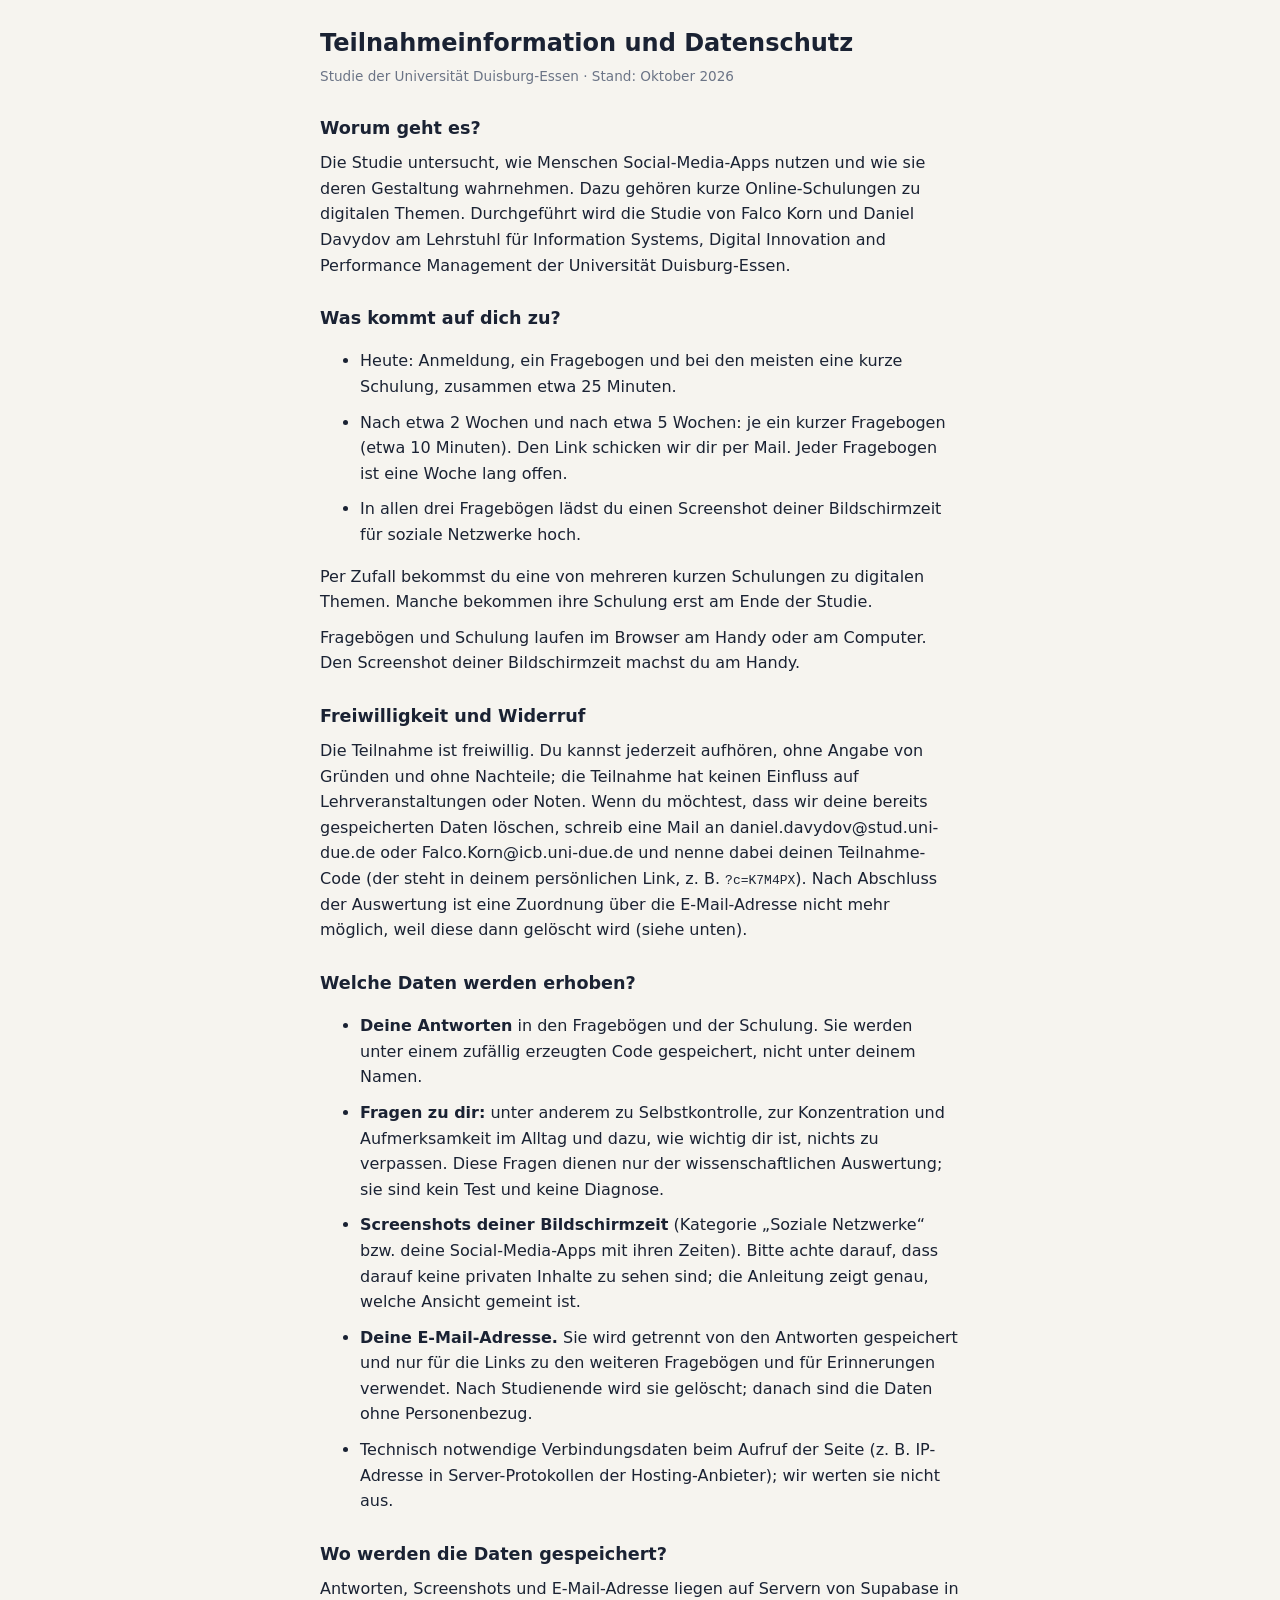
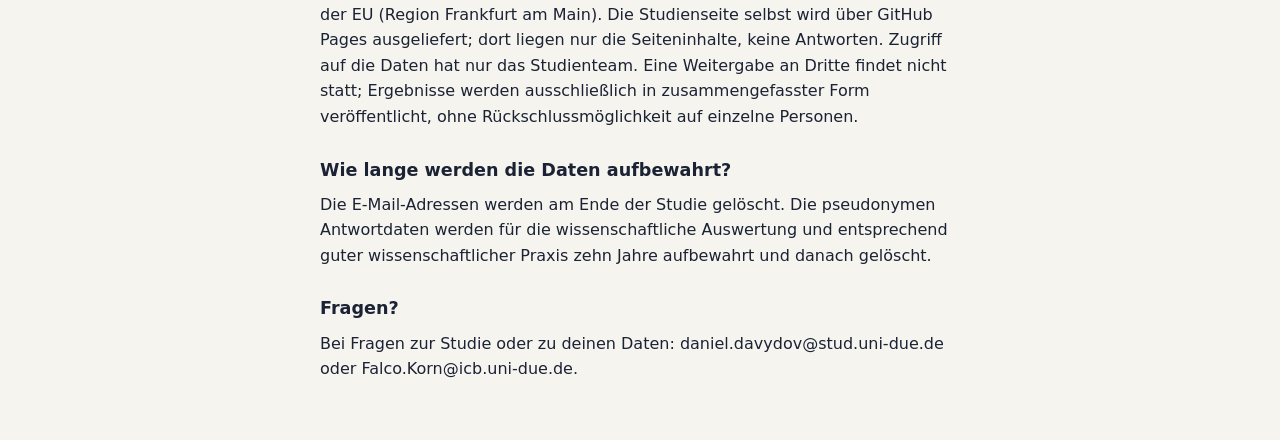
<file: teilnahme.html>
<!doctype html>
<html lang="de">
<head>
  <meta charset="utf-8">
  <meta name="viewport" content="width=device-width, initial-scale=1">
  <meta name="robots" content="noindex, nofollow">
  <title>Teilnahmeinformation und Datenschutz</title>
  <style>
    body { font-family: "Segoe UI", system-ui, sans-serif; color: #1a2233; background: #f6f4ef;
           margin: 0; padding: 24px 18px 48px; line-height: 1.6; }
    main { max-width: 640px; margin: 0 auto; }
    h1 { font-size: 1.5rem; margin: 0 0 4px; }
    h2 { font-size: 1.1rem; margin: 26px 0 8px; }
    p, li { margin: 0 0 10px; }
    .stand { color: #6b7486; font-size: 0.85rem; margin-bottom: 20px; }
    .offen { background: #fff4c2; padding: 0 4px; border-radius: 4px; }
  </style>
</head>
<body>
<!-- v4 (18.10.2026): neuer Ablauf (T0, T1, T2), Zufall neutral beschrieben,
     neue Fragen zu Konzentration und Aufmerksamkeit, Desktop. Liste der Änderungen: TEXTAENDERUNGEN-v4.md -->
<main>
  <h1>Teilnahmeinformation und Datenschutz</h1>
  <p class="stand">Studie der Universität Duisburg-Essen · Stand: Oktober 2026</p>

  <h2>Worum geht es?</h2>
  <p>Die Studie untersucht, wie Menschen Social-Media-Apps nutzen und wie sie deren
  Gestaltung wahrnehmen. Dazu gehören kurze Online-Schulungen zu digitalen Themen.
  Durchgeführt wird die Studie von Falco Korn und Daniel Davydov am Lehrstuhl für
  Information Systems, Digital Innovation and Performance Management der
  Universität Duisburg-Essen.</p>

  <h2>Was kommt auf dich zu?</h2>
  <ul>
    <li>Heute: Anmeldung, ein Fragebogen und bei den meisten eine kurze Schulung, zusammen etwa 25 Minuten.</li>
    <li>Nach etwa 2 Wochen und nach etwa 5 Wochen: je ein kurzer Fragebogen (etwa 10 Minuten).
    Den Link schicken wir dir per Mail. Jeder Fragebogen ist eine Woche lang offen.</li>
    <li>In allen drei Fragebögen lädst du einen Screenshot deiner Bildschirmzeit für soziale Netzwerke hoch.</li>
  </ul>
  <p>Per Zufall bekommst du eine von mehreren kurzen Schulungen zu digitalen Themen.
  Manche bekommen ihre Schulung erst am Ende der Studie.</p>
  <p>Fragebögen und Schulung laufen im Browser am Handy oder am Computer. Den Screenshot deiner Bildschirmzeit machst du am Handy.</p>

  <h2>Freiwilligkeit und Widerruf</h2>
  <p>Die Teilnahme ist freiwillig. Du kannst jederzeit aufhören, ohne Angabe von
  Gründen und ohne Nachteile; die Teilnahme hat keinen Einfluss auf
  Lehrveranstaltungen oder Noten. Wenn du möchtest, dass wir deine bereits
  gespeicherten Daten löschen, schreib eine Mail an daniel.davydov@stud.uni-due.de
  oder Falco.Korn@icb.uni-due.de und nenne dabei
  deinen Teilnahme-Code (der steht in deinem persönlichen Link, z.&nbsp;B. <code>?c=K7M4PX</code>).
  Nach Abschluss der Auswertung ist eine Zuordnung über die E-Mail-Adresse nicht
  mehr möglich, weil diese dann gelöscht wird (siehe unten).</p>

  <h2>Welche Daten werden erhoben?</h2>
  <ul>
    <li><strong>Deine Antworten</strong> in den Fragebögen und der Schulung. Sie werden
    unter einem zufällig erzeugten Code gespeichert, nicht unter deinem Namen.</li>
    <li><strong>Fragen zu dir:</strong> unter anderem zu Selbstkontrolle, zur Konzentration und
    Aufmerksamkeit im Alltag und dazu, wie wichtig dir ist, nichts zu verpassen. Diese Fragen
    dienen nur der wissenschaftlichen Auswertung; sie sind kein Test und keine Diagnose.
    <!-- [offen] Ethik/Datenschutz: Fragen zu Konzentration und Aufmerksamkeit (ASRS) können als
         Gesundheitsdaten gelten; Rechtsgrundlage und Einwilligung prüfen (Umbau-Bericht, Punkt 11/12) --></li>
    <li><strong>Screenshots deiner Bildschirmzeit</strong> (Kategorie „Soziale Netzwerke“ bzw. deine Social-Media-Apps mit ihren Zeiten).
    Bitte achte darauf, dass darauf keine privaten Inhalte zu sehen sind; die
    Anleitung zeigt genau, welche Ansicht gemeint ist.</li>
    <li><strong>Deine E-Mail-Adresse.</strong> Sie wird getrennt von den Antworten
    gespeichert und nur für die Links zu den weiteren Fragebögen und für Erinnerungen
    verwendet. Nach Studienende wird sie gelöscht; danach sind die Daten ohne Personenbezug.</li>
    <li>Technisch notwendige Verbindungsdaten beim Aufruf der Seite (z.&nbsp;B. IP-Adresse
    in Server-Protokollen der Hosting-Anbieter); wir werten sie nicht aus.</li>
  </ul>

  <h2>Wo werden die Daten gespeichert?</h2>
  <p>Antworten, Screenshots und E-Mail-Adresse liegen auf Servern von Supabase in
  der EU (Region Frankfurt am Main). Die Studienseite selbst wird über GitHub Pages
  ausgeliefert; dort liegen nur die Seiteninhalte, keine Antworten. Zugriff auf die
  Daten hat nur das Studienteam. Eine Weitergabe an Dritte findet nicht statt;
  Ergebnisse werden ausschließlich in zusammengefasster Form veröffentlicht, ohne
  Rückschlussmöglichkeit auf einzelne Personen.</p>

  <h2>Wie lange werden die Daten aufbewahrt?</h2>
  <p>Die E-Mail-Adressen werden am Ende der Studie gelöscht. Die pseudonymen Antwortdaten werden für die
  wissenschaftliche Auswertung und entsprechend guter wissenschaftlicher Praxis
  zehn Jahre aufbewahrt und danach gelöscht.</p>

  <h2>Fragen?</h2>
  <p>Bei Fragen zur Studie oder zu deinen Daten: daniel.davydov@stud.uni-due.de oder
  Falco.Korn@icb.uni-due.de.</p>
</main>
</body>
</html>
</file>
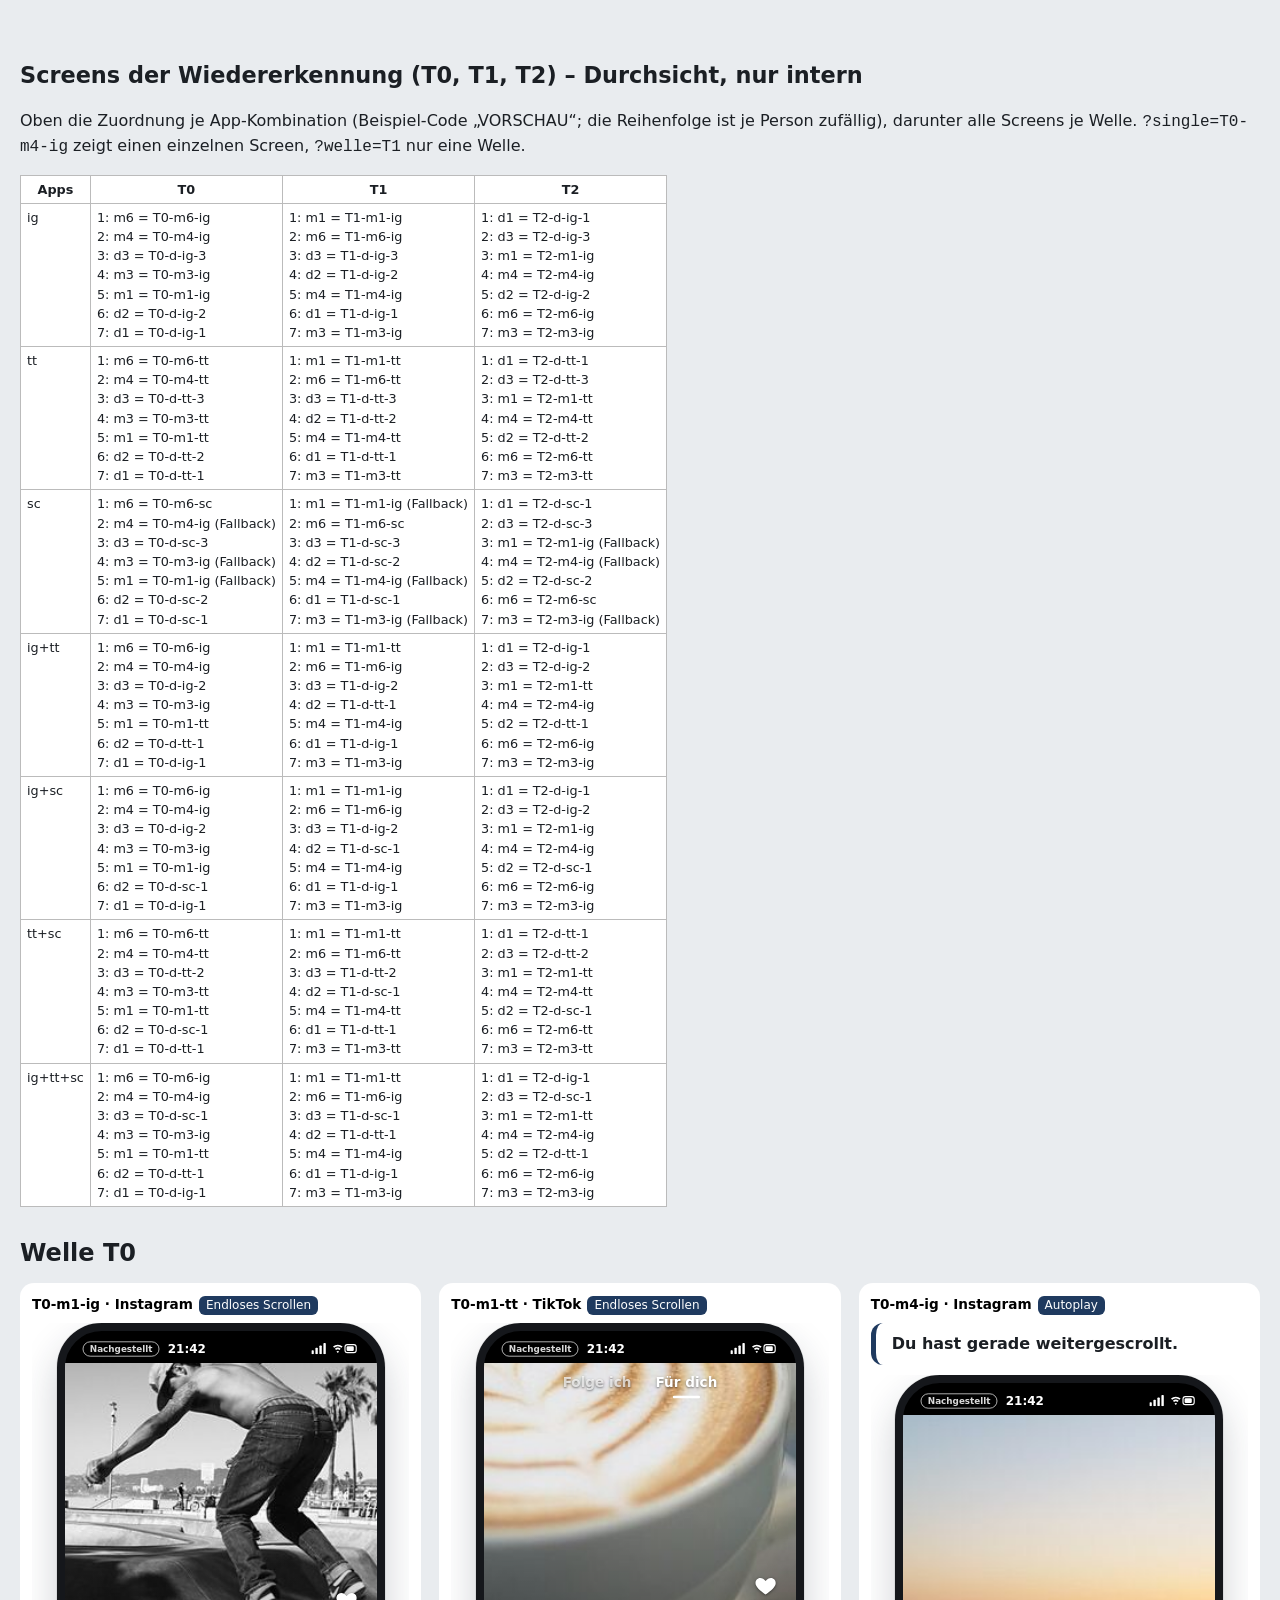
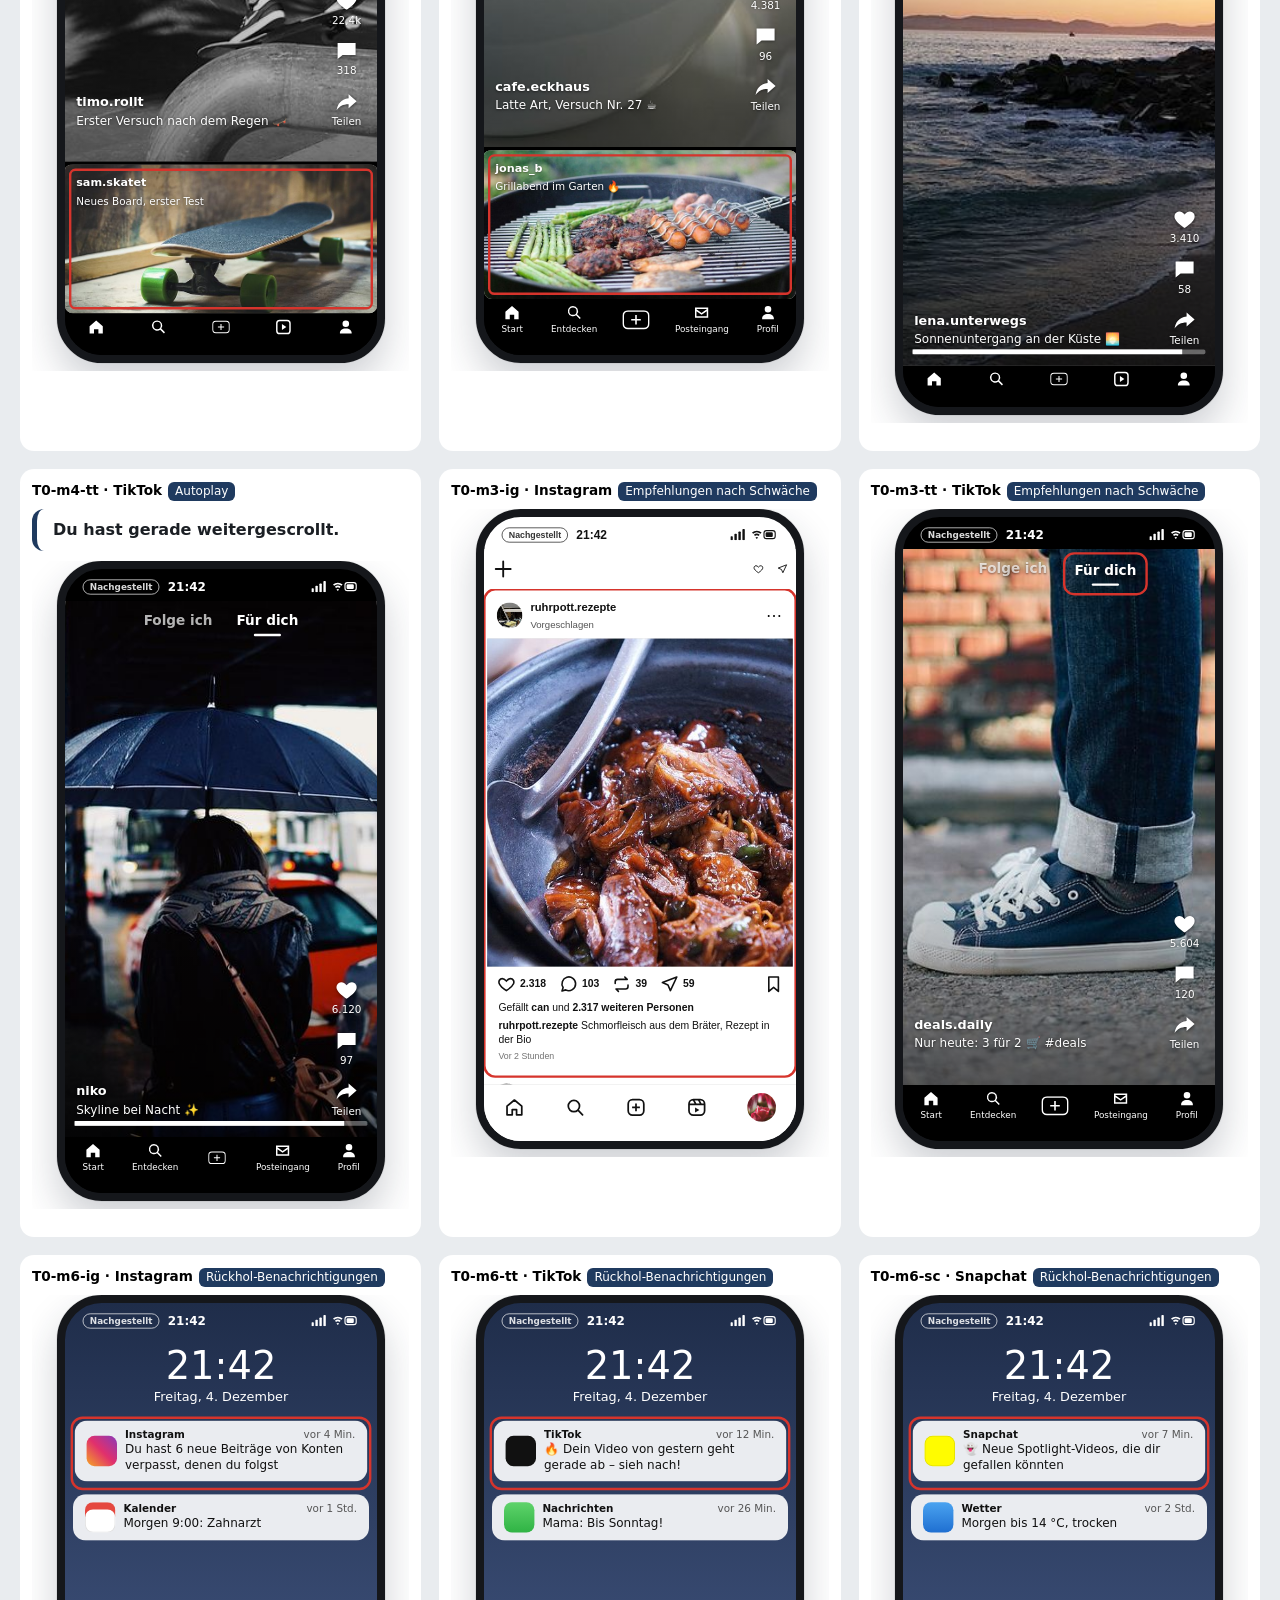
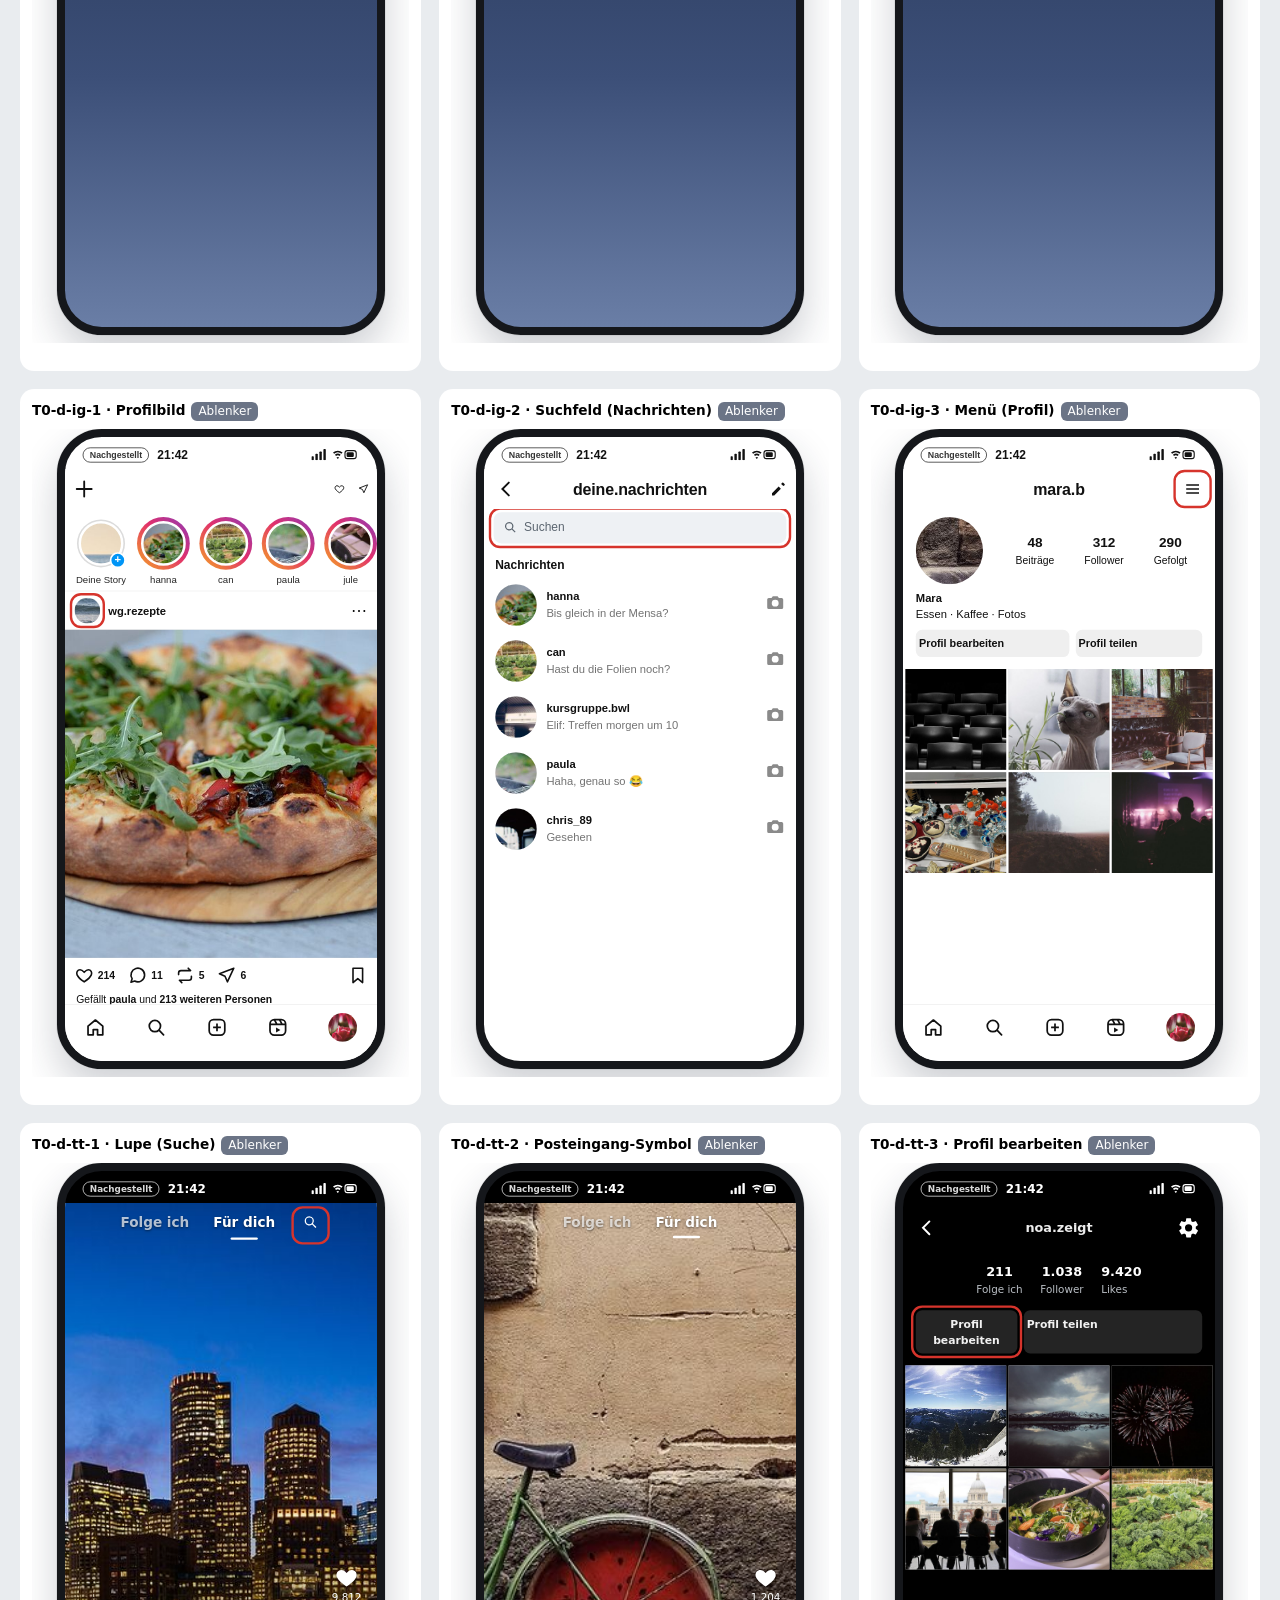
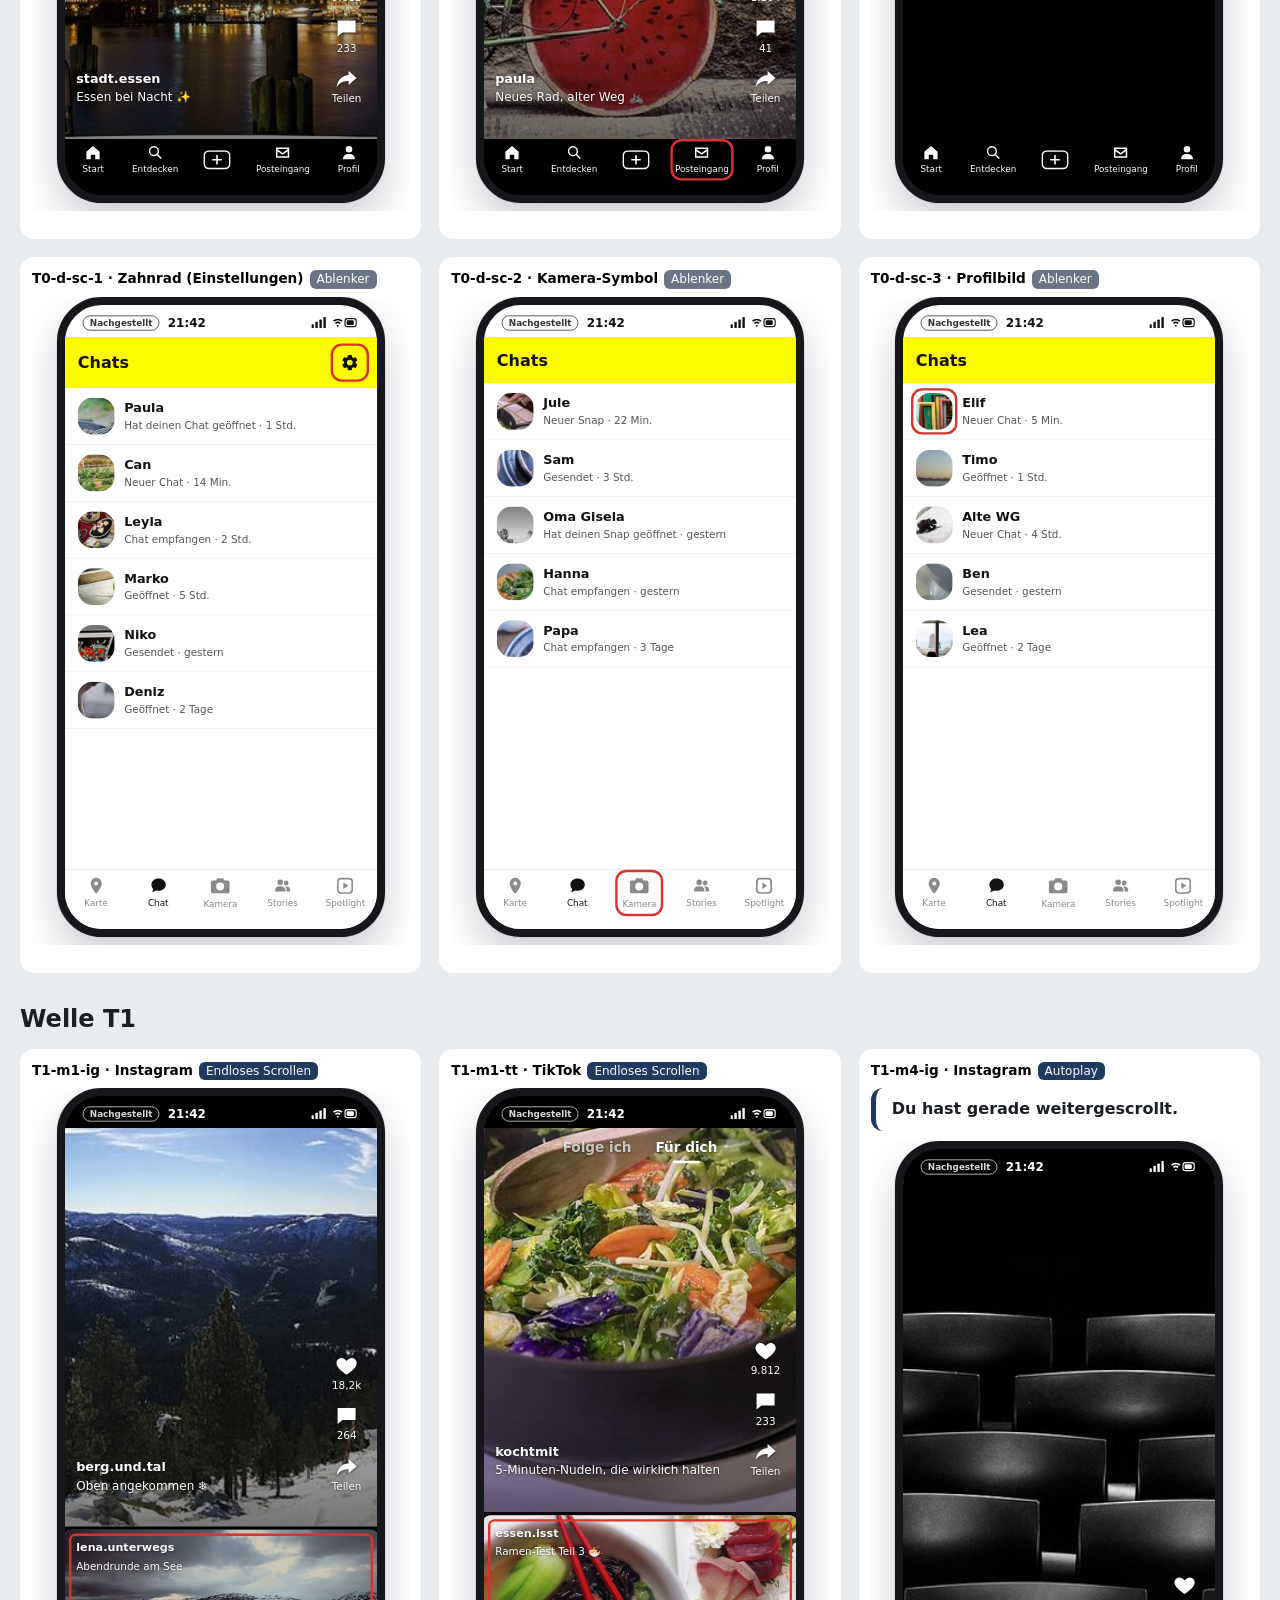
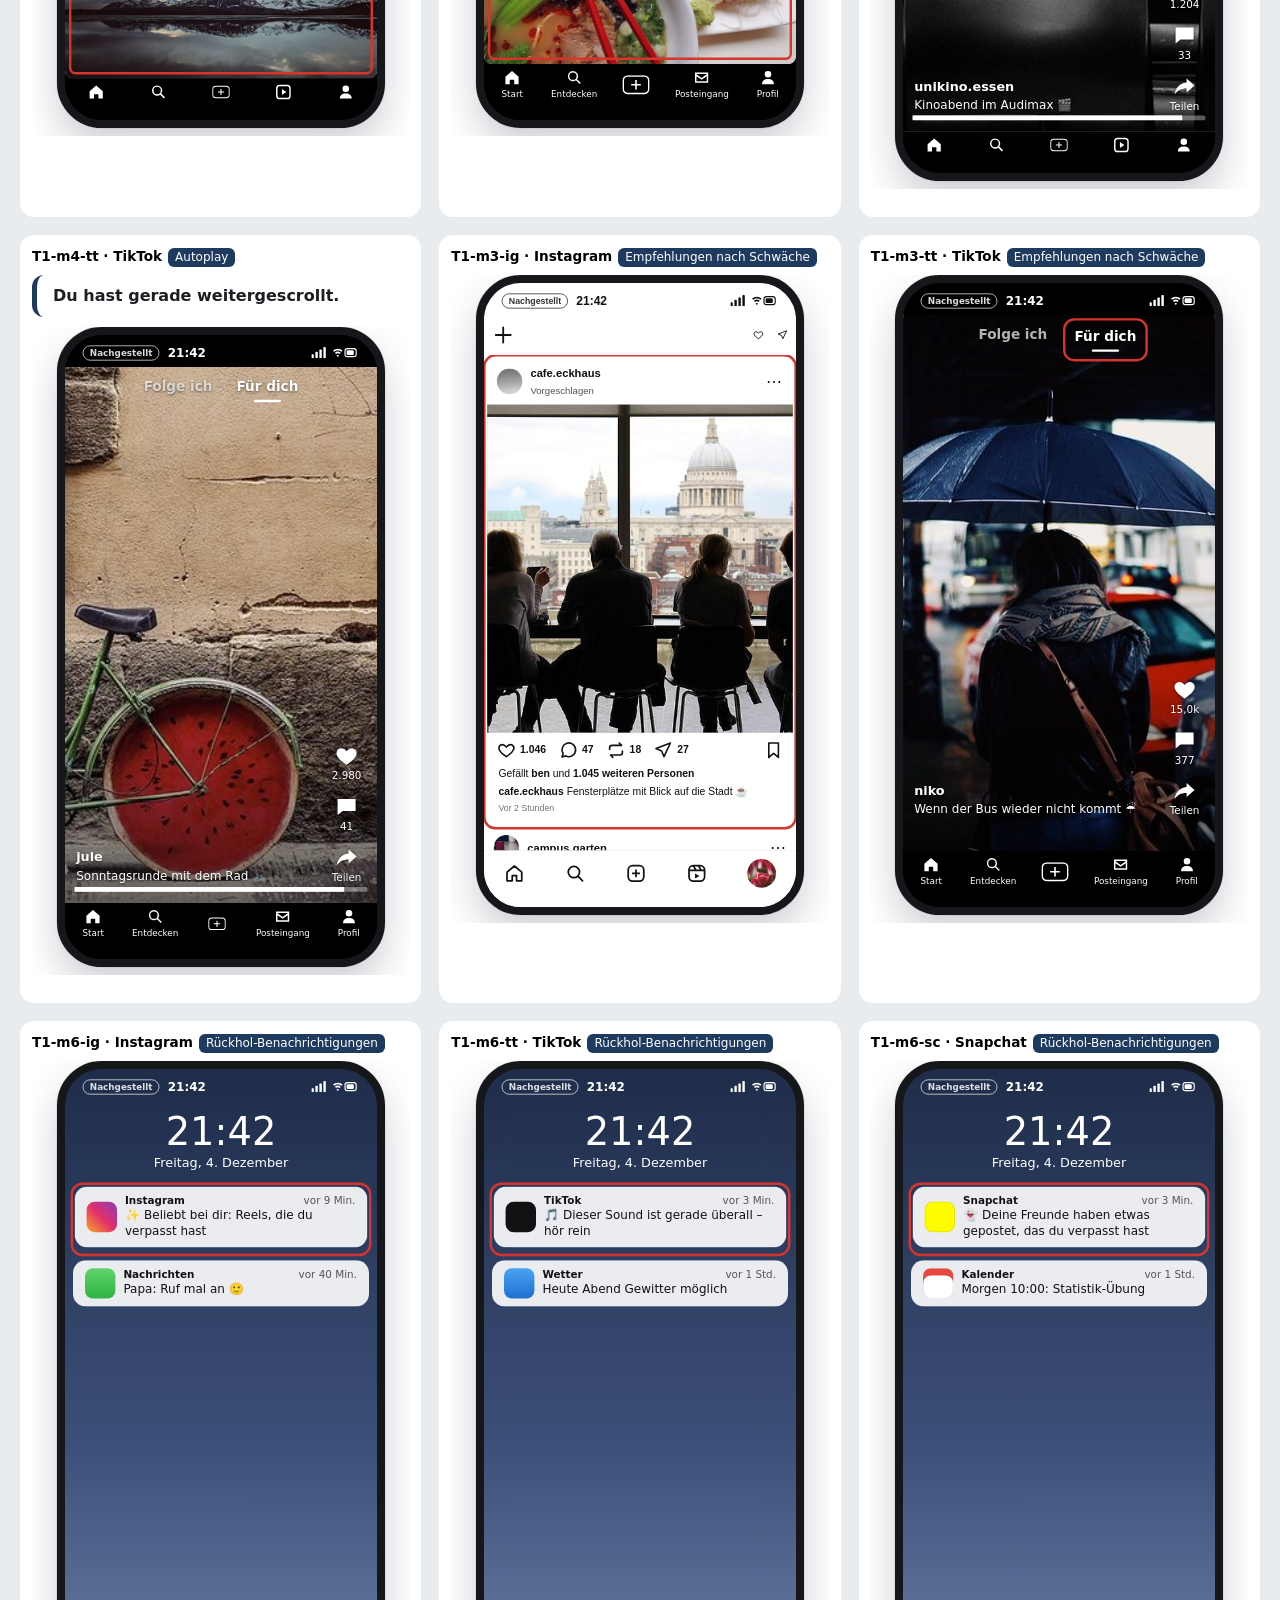
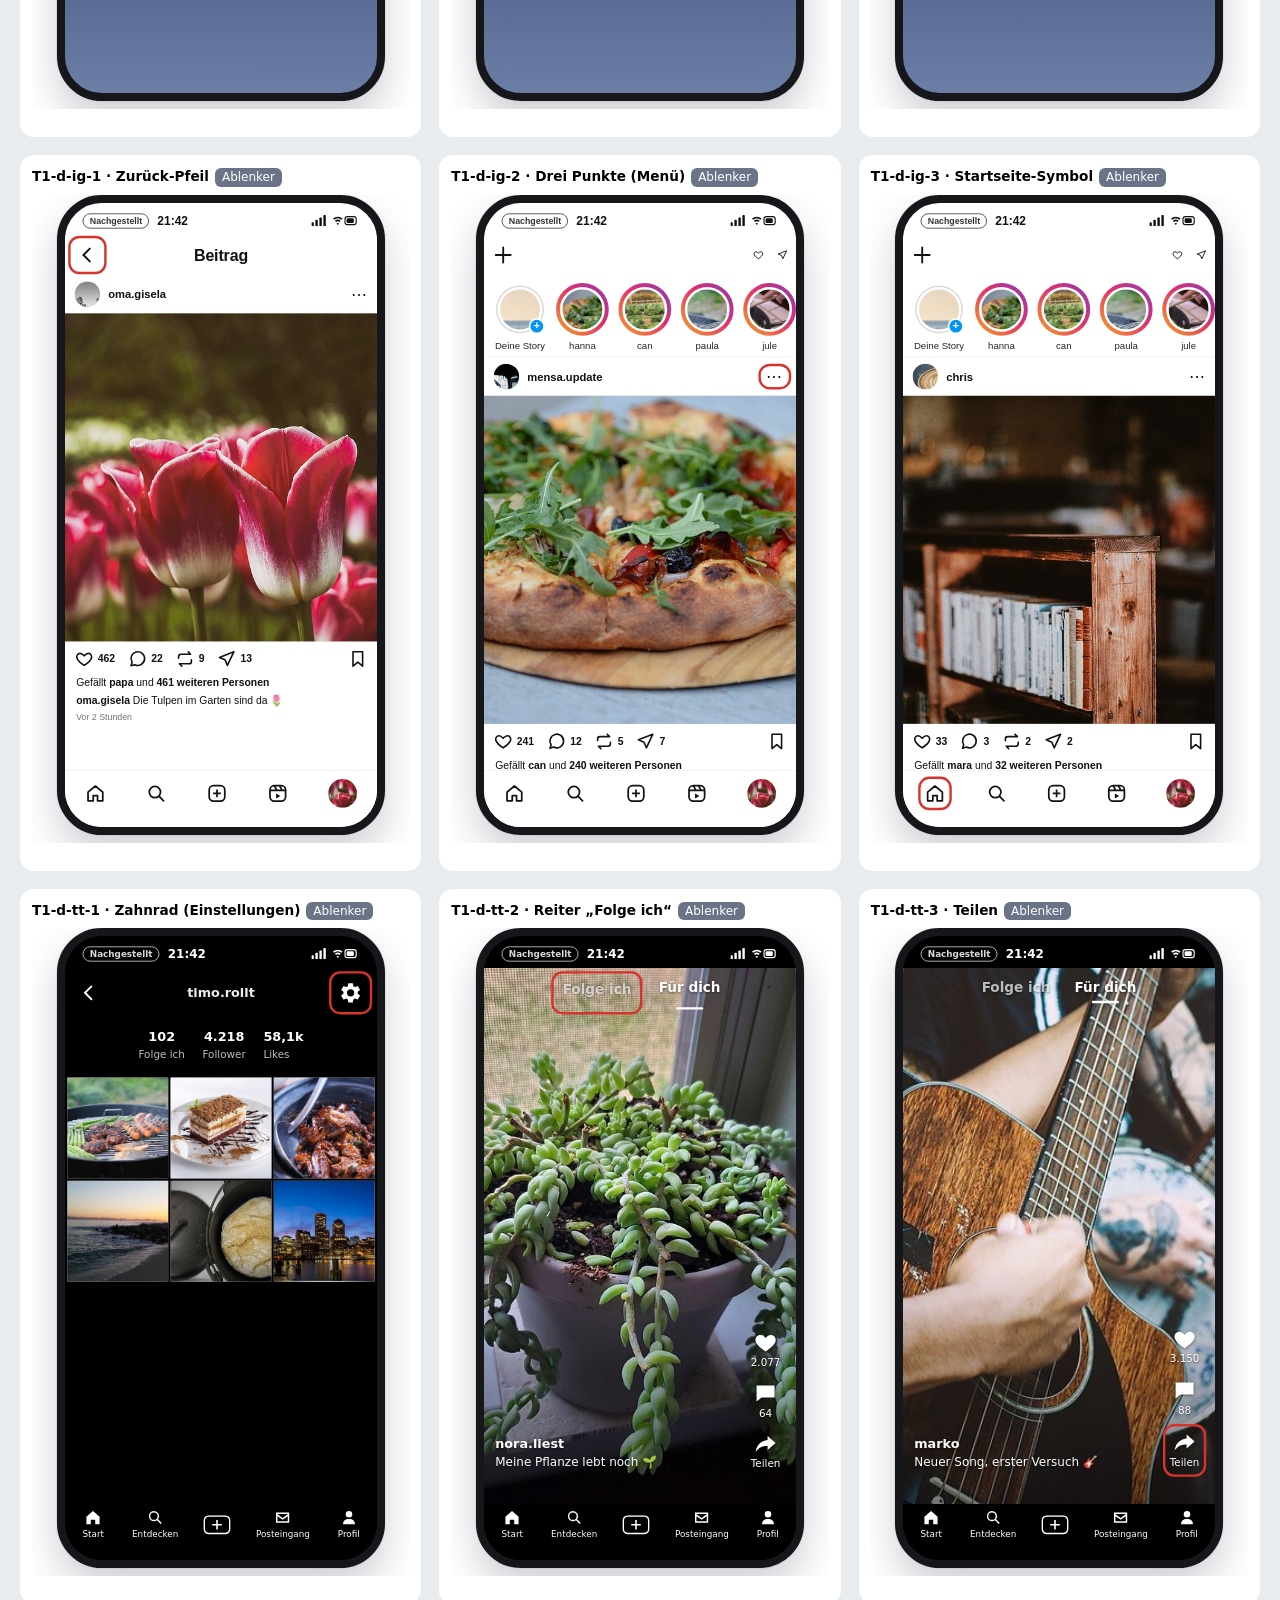
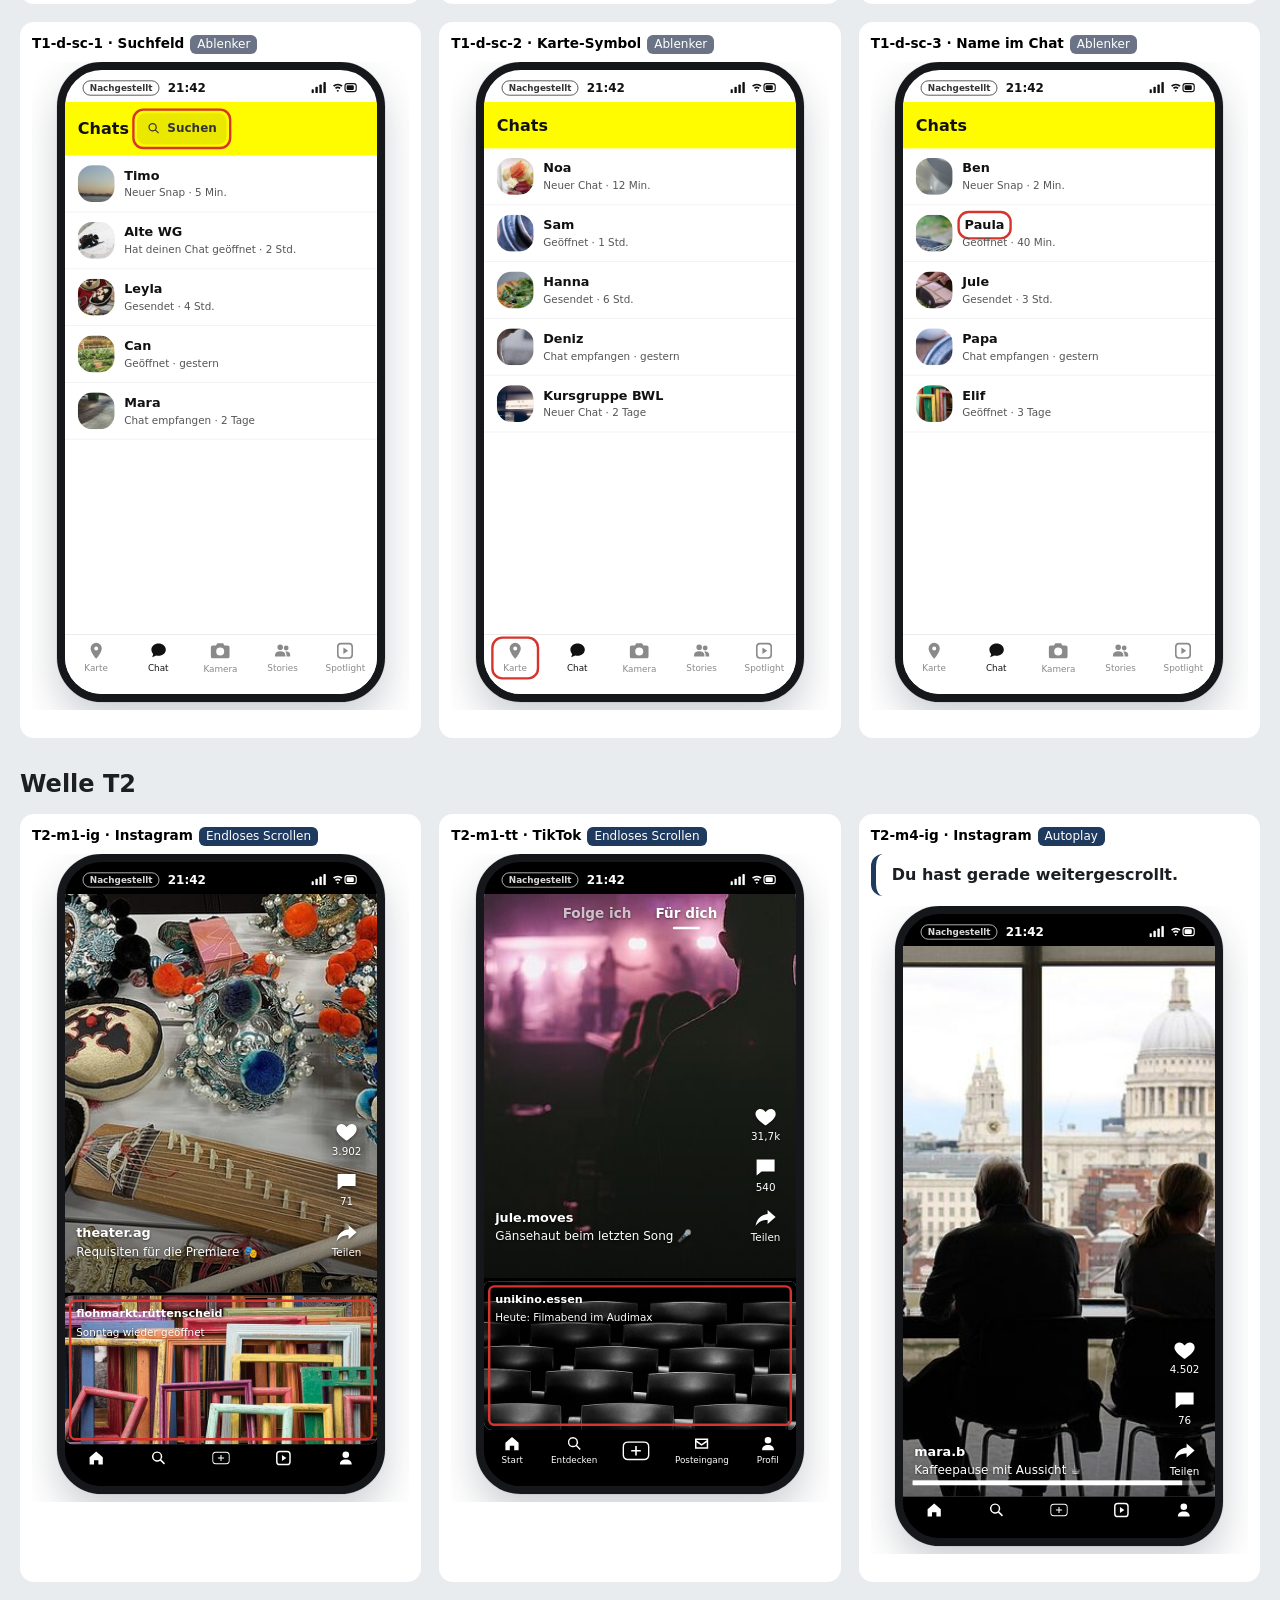
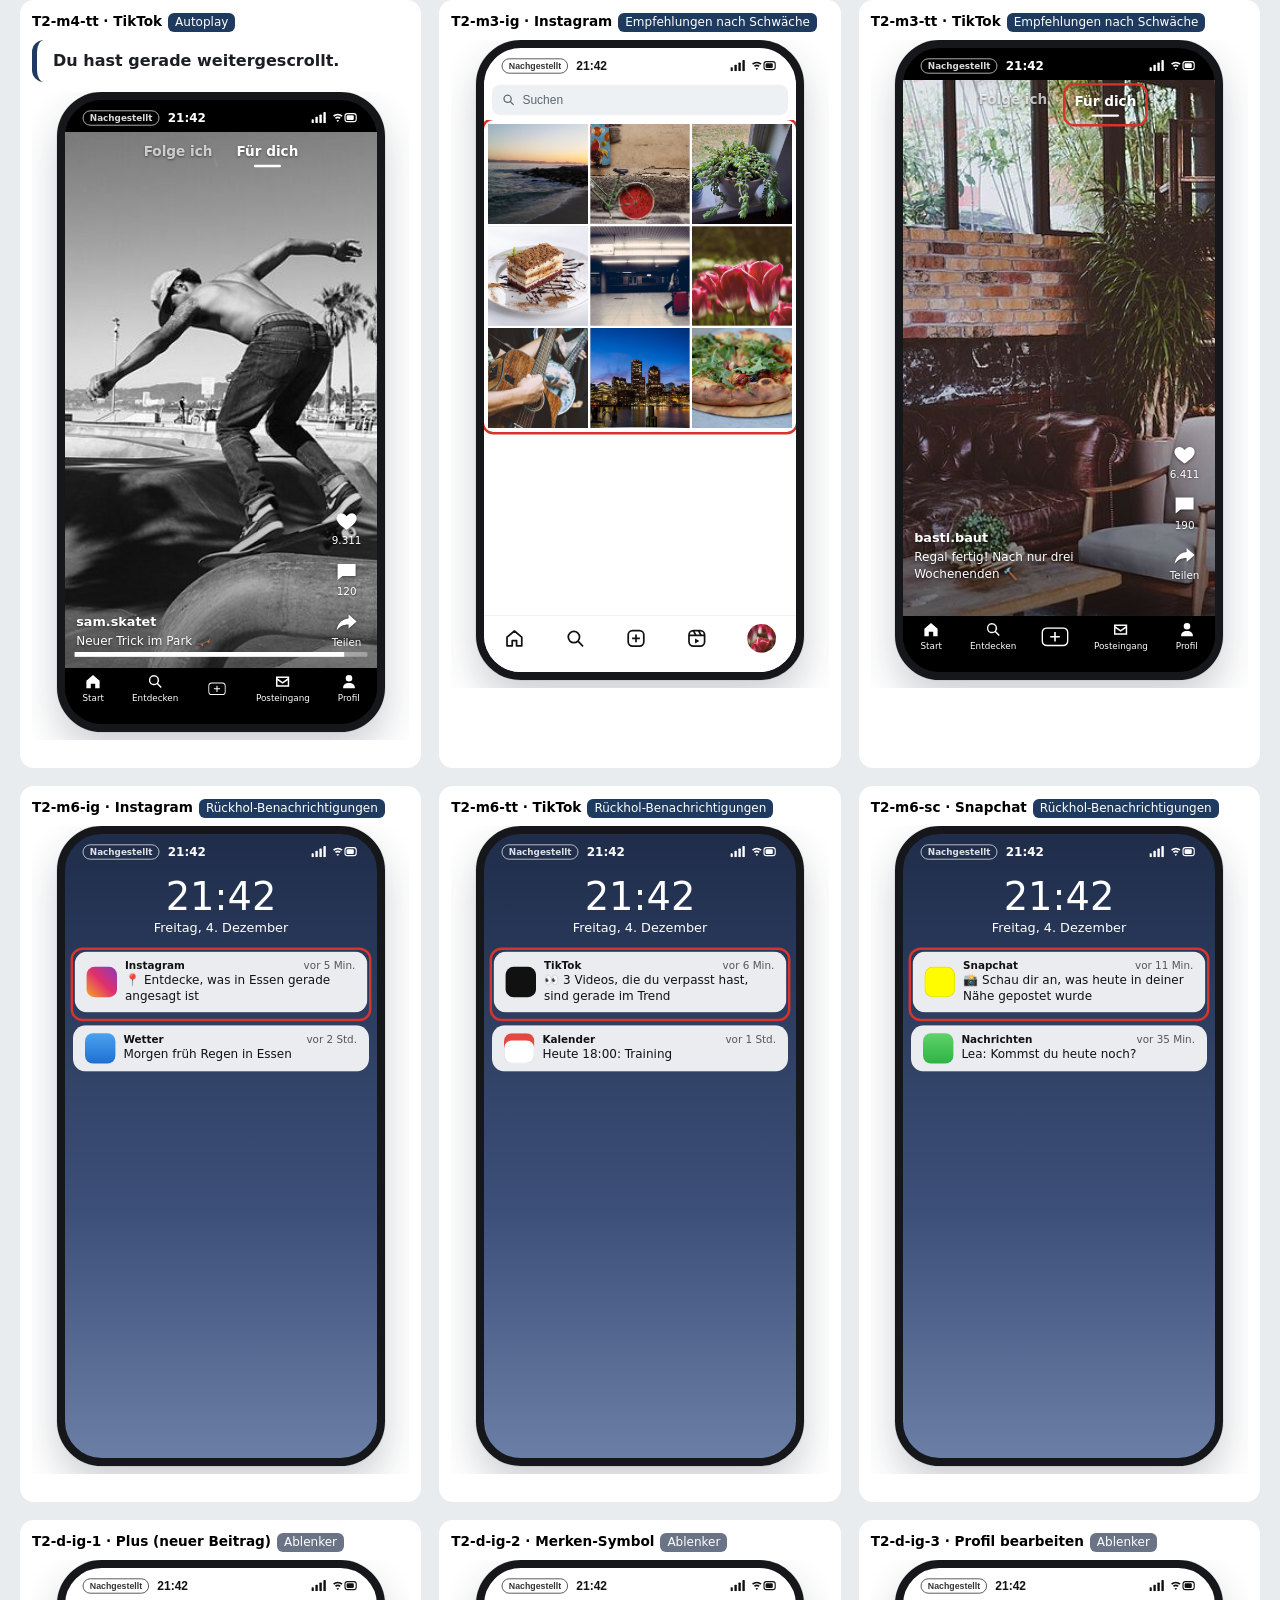
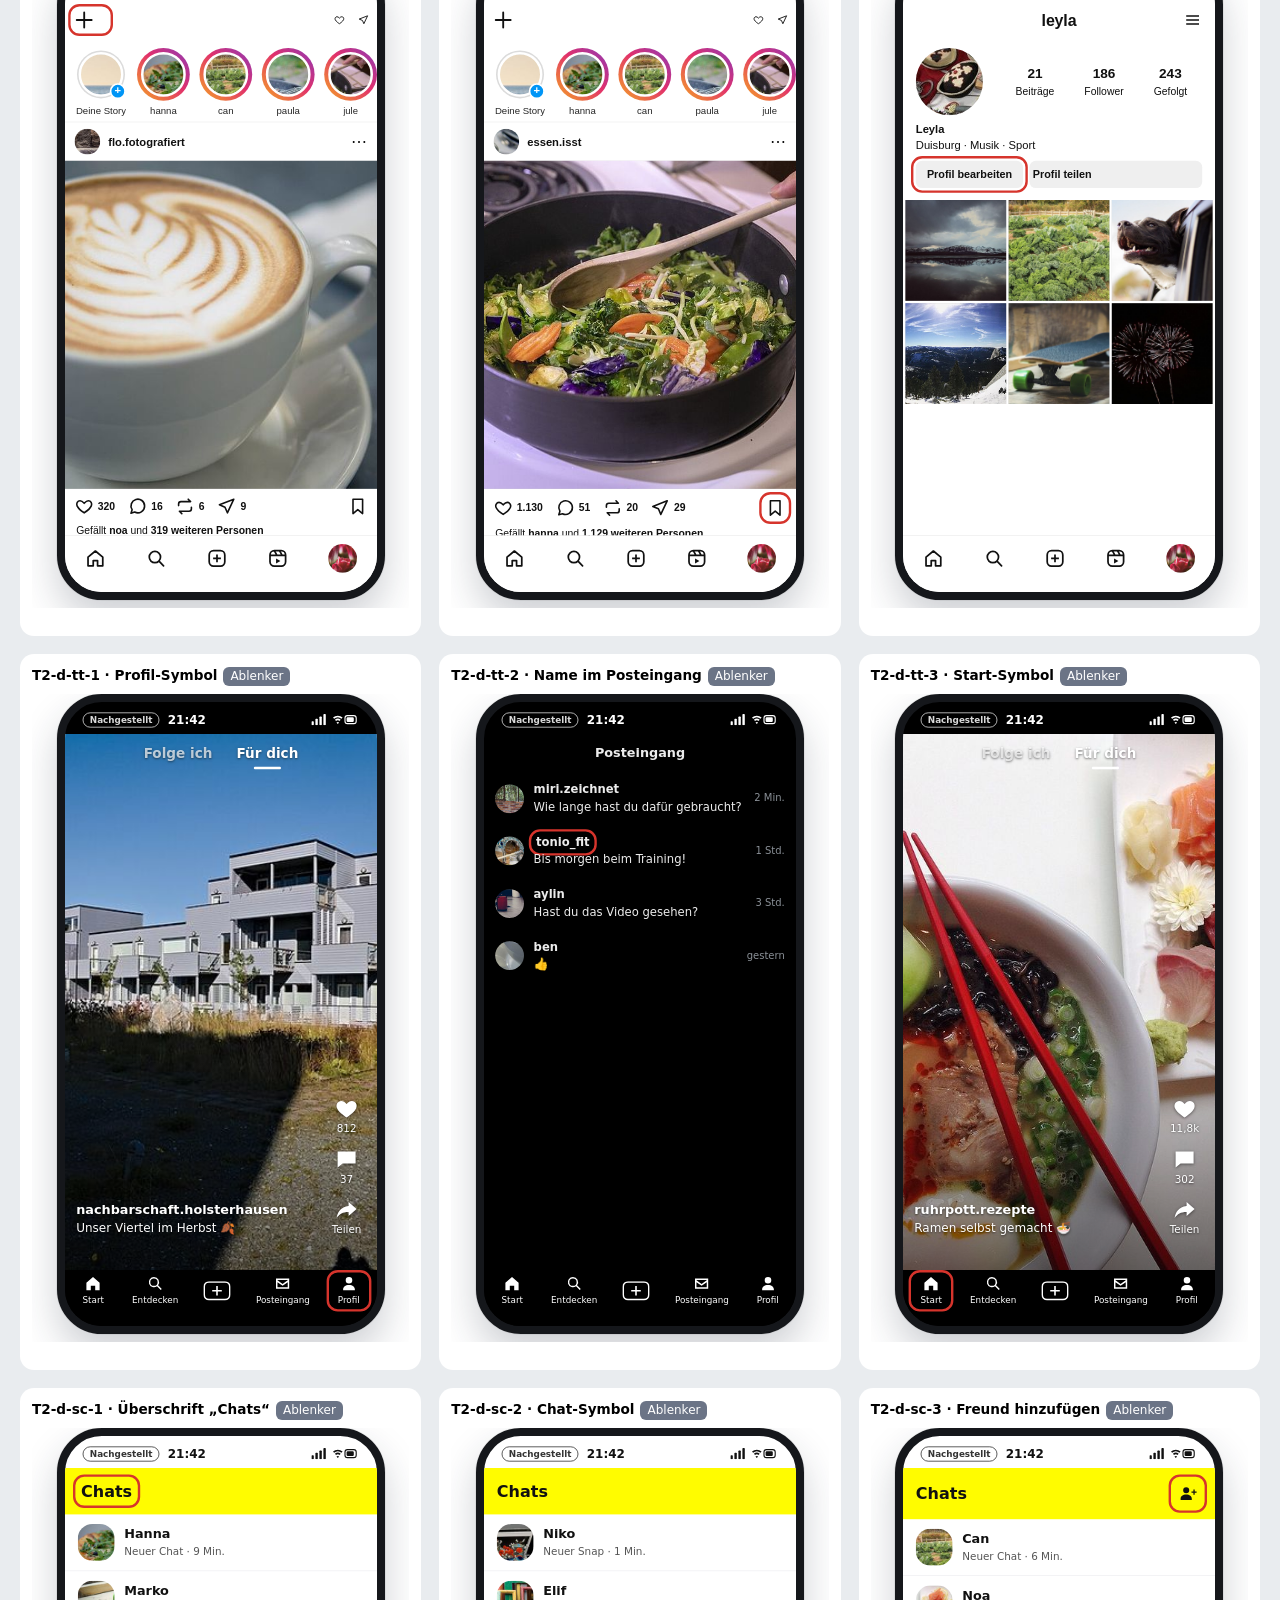
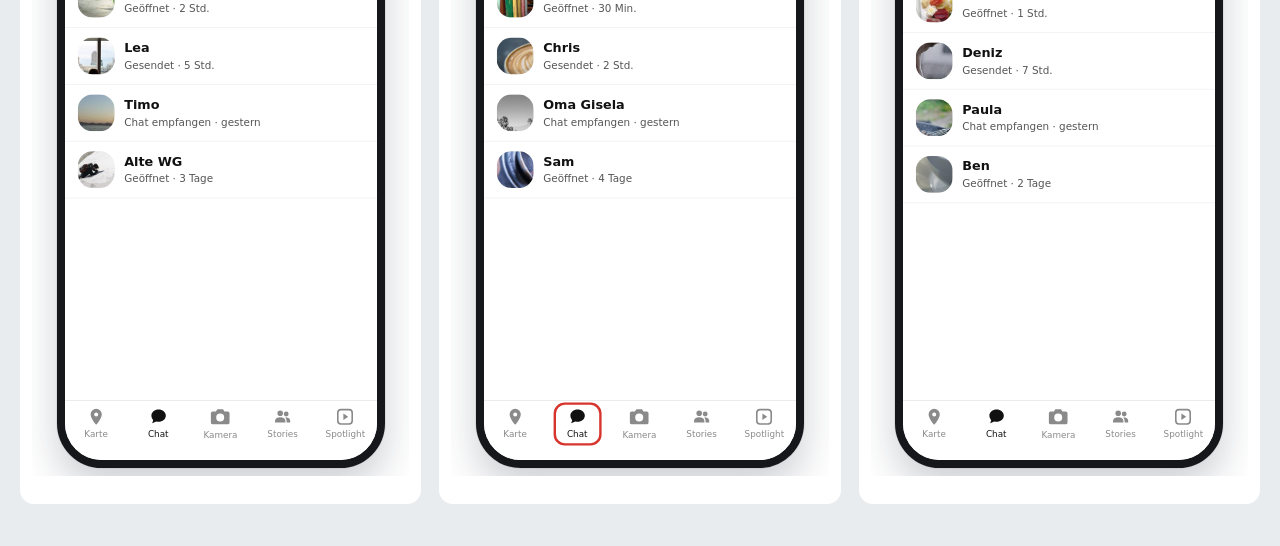
<file: recognition/preview.html>
<!doctype html>
<html lang="de">
<head>
  <meta charset="utf-8">
  <meta name="viewport" content="width=device-width, initial-scale=1">
  <meta name="robots" content="noindex, nofollow">
  <title>Screens Wiedererkennung</title>
  <link rel="stylesheet" href="../boost/styles.css">
  <link rel="stylesheet" href="rec.css">
  <style>
    body { background: #e9ecef; margin: 0; font-family: "Segoe UI", system-ui, sans-serif; }
    .wrap { max-width: 1400px; margin: 0 auto; padding: 20px; }
    h1 { font-size: 1.4rem; } h2 { margin: 28px 0 12px; }
    .grid { display: grid; grid-template-columns: repeat(auto-fill, minmax(340px, 1fr)); gap: 18px; }
    .cell { background: #fff; border-radius: 14px; padding: 12px; }
    .cell .info { font-size: 0.85rem; color: #444; margin-bottom: 8px; line-height: 1.4; }
    .cell .info b { color: #000; }
    .cell .tagd { display: inline-block; background: #6b7486; color: #fff; border-radius: 6px; padding: 1px 7px; font-size: 0.75rem; margin-left: 6px; }
    .cell .tagm { display: inline-block; background: #1f3a5f; color: #fff; border-radius: 6px; padding: 1px 7px; font-size: 0.75rem; margin-left: 6px; }
    .rec-stage { height: 648px; }
    table { border-collapse: collapse; background: #fff; font-size: .8rem; margin-bottom: 10px; }
    td, th { border: 1px solid #bbb; padding: 4px 6px; vertical-align: top; }
    body.single .wrap { padding: 0; }
  </style>
</head>
<body>
<div class="wrap">
  <h1>Screens der Wiedererkennung (T0, T1, T2) – Durchsicht, nur intern</h1>
  <p>Oben die Zuordnung je App-Kombination (Beispiel-Code „VORSCHAU“; die Reihenfolge ist je Person zufällig),
     darunter alle Screens je Welle. <code>?single=T0-m4-ig</code> zeigt einen einzelnen Screen,
     <code>?welle=T1</code> nur eine Welle.</p>
  <div id="combos"></div>
  <div id="out"></div>
</div>
<script src="sets.js"></script>
<script src="render.js"></script>
<script>
(function () {
  var R = window.RECOGNITION;
  var APP = { ig: "Instagram", tt: "TikTok", sc: "Snapchat" };
  var q = new URLSearchParams(location.search);
  var out = document.getElementById("out");
  function cell(grid, entry, label, tag, dist) {
    var c = document.createElement("div"); c.className = "cell";
    var info = document.createElement("div"); info.className = "info";
    info.innerHTML = "<b>" + label + "</b>" + '<span class="' + (dist ? "tagd" : "tagm") + '">' + tag + "</span>";
    c.appendChild(info);
    if (entry.ctx) { var p = document.createElement("p"); p.className = "rec-ctx"; p.textContent = entry.ctx; c.appendChild(p); }
    c.appendChild(R.render(entry, {})); grid.appendChild(c);
  }
  if (q.get("single")) {
    document.body.className = "single";
    document.querySelector(".wrap").innerHTML = "";
    document.querySelector(".wrap").appendChild(R.render({ id: q.get("single") }, {}));
    return;
  }
  var waves = q.get("welle") ? [q.get("welle")] : ["T0", "T1", "T2"];
  var combos = [["ig"], ["tt"], ["sc"], ["ig", "tt"], ["ig", "sc"], ["tt", "sc"], ["ig", "tt", "sc"]];
  var tbl = "<table><tr><th>Apps</th>" + waves.map(function (w) { return "<th>" + w + "</th>"; }).join("") + "</tr>";
  combos.forEach(function (c) {
    tbl += "<tr><td>" + c.join("+") + "</td>" + waves.map(function (w) {
      return "<td>" + R.waveSet(w, c, "VORSCHAU").map(function (e) {
        return e.position + ": " + e.muster + " = " + e.id + (e.fallback ? " (Fallback)" : "");
      }).join("<br>") + "</td>";
    }).join("") + "</tr>";
  });
  document.getElementById("combos").innerHTML = tbl + "</table>";
  waves.forEach(function (w) {
    var h = document.createElement("h2"); h.textContent = "Welle " + w; out.appendChild(h);
    var g = document.createElement("div"); g.className = "grid"; out.appendChild(g);
    R.CORE.forEach(function (m) {
      Object.keys(R.SETS[w][m]).forEach(function (a) {
        var id = R.SETS[w][m][a];
        cell(g, { id: id, app: a, ctx: m === "m4" ? "Du hast gerade weitergescrollt." : null }, id + " · " + (APP[a] || a), R.MUSTER[m], false);
      });
    });
    Object.keys(R.DISTRACTORS[w]).forEach(function (a) {
      R.DISTRACTORS[w][a].forEach(function (d) { cell(g, { id: d.id, app: a }, d.id + " · " + d.name, "Ablenker", true); });
    });
  });
})();
</script>
</body>
</html>
</file>
<file: boost/styles.css>
/* ── Grundwerte ─────────────────────────────────────────── */
:root {
  --primary: #1f3a5f;
  --primary-dark: #152a45;
  --primary-soft: #eaf0f7;
  --mark: #c0392b;
  --mark-text: #8e1c12;
  --human: #1e7a3c;
  --select: #e0b400;
  --text: #1b1f24;
  --muted: #5b6470;
  --line: #e3e0da;
  --page: #f5f3ef;
  --card: #ffffff;
  --desk: #e4e1db;
  --shadow: 0 1px 2px rgba(31,42,58,.06), 0 6px 20px rgba(31,42,58,.07);
  --font: -apple-system, BlinkMacSystemFont, "Segoe UI", Roboto, "Helvetica Neue", Arial, sans-serif;
  --dur: 350ms;
}

* { box-sizing: border-box; }

html { -webkit-text-size-adjust: 100%; text-size-adjust: 100%; }

html, body { margin: 0; padding: 0; }

body {
  font-family: var(--font);
  font-size: 1rem;
  line-height: 1.5;
  color: var(--text);
  background: var(--desk);
}

button, input { font: inherit; }

.frame {
  width: 100%;
  max-width: 390px;
  margin: 0 auto;
  height: 100vh;
  height: 100dvh;
  background: var(--page);
  display: flex;
  flex-direction: column;
  position: relative;
  overflow: hidden;
}

@media (min-width: 500px) and (min-height: 600px) {
  body { padding: 24px 0; }
  .frame {
    height: min(844px, calc(100vh - 48px));
    height: min(844px, calc(100dvh - 48px));
    border-radius: 28px;
    box-shadow: 0 0 0 1px #cfcac2, 0 12px 40px rgba(0,0,0,.12);
  }
}

.sr-only {
  position: absolute !important;
  width: 1px; height: 1px;
  padding: 0; margin: -1px;
  overflow: hidden; clip: rect(0,0,0,0);
  white-space: nowrap; border: 0;
}

:focus-visible {
  outline: 3px solid #2f6fd6;
  outline-offset: 2px;
}
[tabindex="-1"]:focus { outline: none; }

/* ── Seitengerüst ───────────────────────────────────────── */
.page {
  flex: 1 1 auto;
  display: flex;
  flex-direction: column;
  min-height: 0;
}

/* Fußleiste mit dem einen Hauptbutton */
.lp-foot {
  flex: 0 0 auto;
  padding: 10px 20px calc(16px + env(safe-area-inset-bottom));
  background: var(--page);
}

/* Textseiten (Einleitung, Einordnung, Zusammenfassung) */
.tp-body {
  flex: 1 1 auto;
  min-height: 0;
  overflow-y: auto;
  -webkit-overflow-scrolling: touch;
  padding: 36px 24px 12px;
}
.tp-kicker {
  margin: 0 0 6px;
  font-size: 0.8125rem;
  font-weight: 600;
  letter-spacing: .04em;
  text-transform: uppercase;
  color: var(--muted);
}
.tp h1 {
  font-size: 1.75rem;
  line-height: 1.2;
  letter-spacing: -.01em;
  color: var(--primary);
  margin: 0 0 20px;
}
.tp p { margin: 0 0 16px; line-height: 1.6; }
.tp-score {
  background: var(--card);
  border-radius: 16px;
  padding: 14px 16px;
  font-weight: 700;
  box-shadow: var(--shadow);
}

.field { margin: 8px 0 18px; }
.field label { display: block; font-weight: 700; margin-bottom: 6px; }
.field input {
  width: 100%;
  min-height: 52px;
  padding: 10px 14px;
  border: 2px solid #8a939e;
  border-radius: 14px;
  background: #fff;
  font-size: 1rem;
}
.field .error { color: var(--mark-text); margin-top: 6px; font-size: 0.95rem; }

/* ── Buttons ────────────────────────────────────────────── */
.btn {
  display: block;
  width: 100%;
  min-height: 54px;
  padding: 14px 16px;
  border: 0;
  border-radius: 16px;
  background: var(--primary);
  color: #fff;
  font-size: 1.0625rem;
  font-weight: 700;
  cursor: pointer;
  text-align: center;
  text-decoration: none;
  transition: background-color 150ms;
}
.btn:hover { background: var(--primary-dark); }
.btn:disabled { background: #a7b0bb; color: #fff; cursor: not-allowed; }
.btn.secondary {
  background: transparent;
  color: var(--primary);
  border: 2px solid var(--primary);
  margin-top: 10px;
}
.status-line { min-height: 1.5em; margin: 8px 0 0; color: var(--muted); }

/* ── Lernseite: Kopf, Bühne mit Handy, Karten ───────────── */
.lp-head {
  flex: 0 0 auto;
  display: flex;
  justify-content: space-between;
  align-items: center;
  gap: 12px;
  padding: 14px 20px 4px;
}
.lp-step { font-size: 0.875rem; font-weight: 600; color: var(--muted); }
.lp-app {
  font-size: 0.8125rem;
  font-weight: 600;
  color: var(--primary);
  background: var(--card);
  border: 1px solid var(--line);
  border-radius: 999px;
  padding: 3px 12px;
}
.fallback-note {
  flex: 0 0 auto;
  padding: 2px 20px 0;
  font-size: 0.875rem;
  color: var(--muted);
}

.lp-stage {
  flex: 1 1 auto;
  min-height: 0;
  overflow-y: auto;
  -webkit-overflow-scrolling: touch;
  display: flex;
  flex-direction: column;
  align-items: center;
  row-gap: 14px;
  padding: 10px 20px 12px;
}
.lp-ctx {
  margin: 0;
  width: 100%;
  padding: 11px 14px 11px 16px;
  border-left: 5px solid var(--primary);
  border-radius: 14px;
  background: var(--card);
  box-shadow: var(--shadow);
  font-size: 1.0625rem;
  font-weight: 600;
  line-height: 1.4;
  color: var(--text);
  outline: none;
}
/* kurz aufleuchten, wenn sich der Text nach dem Tipp ändert */
.lp-ctx.changed { animation: ctx-flash 900ms ease-out; }
@keyframes ctx-flash { 0%, 35% { background: #fff4c2; } 100% { background: var(--card); } }
.lp-ctx[hidden] { display: none; }
/* ToL 24.10.: Hinweis zur Mehrfachauswahl direkt unter der Aufgabe, über dem Screen */
.lp-ctx-hint { margin: -6px 0 0; width: 100%; padding: 9px 14px; border-radius: 12px;
  background: var(--primary-soft); color: var(--primary); font-weight: 700; font-size: 1rem; line-height: 1.35; text-align: center; }
.lp-ctx-hint[hidden] { display: none; }
.lp-panel { width: 100%; flex: 0 0 auto; }
.lp-panel:empty { display: none; }
.lp-panel.reserved { visibility: hidden; }

/* Das Handy: feste Innengröße, wird skaliert (siehe fitDevice in app.js) */
.device-wrap {
  position: relative;
  flex: 0 0 auto;
  transition: width 320ms cubic-bezier(.2,.7,.2,1), height 320ms cubic-bezier(.2,.7,.2,1);
}
.device {
  position: absolute;
  left: 0; top: 0;
  width: 410px;
  height: 800px;
  transform-origin: 0 0;
  transition: transform 320ms cubic-bezier(.2,.7,.2,1);
  border: 10px solid #15171b;
  border-radius: 56px;
  overflow: hidden;
  background: #fff;
  display: flex;
  flex-direction: column;
  box-shadow: 0 0 0 1px rgba(0,0,0,.08), 0 24px 48px rgba(31,42,58,.22);
}
.device-wrap.no-anim, .device-wrap.no-anim .device { transition: none; }
.device-status {
  flex: 0 0 auto;
  height: 40px;
  display: flex;
  align-items: center;
  gap: 10px;
  padding: 4px 24px 0 22px;
  font-size: 15px;
  font-weight: 600;
  color: #111;
  position: relative;
  z-index: 6;
}
.device-tag {
  font-size: 11px;
  font-weight: 700;
  border: 1.5px solid currentColor;
  border-radius: 999px;
  padding: 0 8px;
  line-height: 17px;
  opacity: .85;
}
.device-time { margin-right: auto; }
.device-icons svg { display: block; width: 58px; height: 14px; fill: currentColor; color: currentColor; }
.device.tt, .device.rl { background: #000; }
.device.tt .device-status, .device.rl .device-status, .device.lock .device-status, .device.igc .device-status { color: #fff; }
.device.igc { background: #111; }

.screen-body {
  flex: 1 1 auto;
  position: relative;
  min-height: 0;
  display: flex;
  flex-direction: column;
  overflow: hidden;
}
.screen-body.scroll {
  display: block;
  overflow-y: auto;
  -webkit-overflow-scrolling: touch;
  padding-bottom: 24px;
}

/* Frage-Karte */
.q-card {
  margin: 0;
  padding: 18px 16px 12px;
  border: 0;
  border-radius: 20px;
  background: var(--card);
  box-shadow: var(--shadow);
  min-width: 0;
}
.q-card legend {
  float: left;
  width: 100%;
  padding: 0;
  margin: 0 0 8px;
  font-size: 1.125rem;
  line-height: 1.35;
  font-weight: 700;
  outline: none;
}
.q-card legend + * { clear: both; }
.opt {
  display: flex;
  align-items: center;
  gap: 12px;
  min-height: 52px;
  margin: 0 0 8px;
  padding: 10px 14px;
  border: 1.5px solid var(--line);
  border-radius: 14px;
  background: #fff;
  cursor: pointer;
  transition: border-color 150ms, background-color 150ms;
}
.opt:has(input:checked) { border-color: var(--primary); background: var(--primary-soft); }
.opt input {
  width: 22px; height: 22px;
  margin: 0;
  flex: 0 0 auto;
  accent-color: var(--primary);
}

/* Hinweis unter dem Handy (statt des Kastens im Screen) */
.callout {
  background: #fff6d8; /* 18.10.: Hervorhebung statt Rot – Rot wirkte wie ein Fehler */
  border-left: 5px solid #e0a400;
  border-radius: 14px;
  padding: 14px 16px;
  color: #2b2410;
  font-weight: 600;
  line-height: 1.45;
  box-shadow: var(--shadow);
  outline: none;
}

/* Erklärung */
.ex-card {
  background: var(--card);
  border-radius: 20px;
  padding: 20px 18px 8px;
  box-shadow: var(--shadow);
}
.ex-card h2 {
  font-size: 1.375rem;
  line-height: 1.25;
  color: var(--primary);
  margin: 0 0 10px;
  outline: none;
}
.verdict {
  margin: 0 0 6px;
  padding: 8px 12px;
  border-radius: 12px;
  background: #f1f2f4;
  font-size: 0.9375rem;
}
.lines { margin: 0; }
.lines > div { padding: 12px 0; border-top: 1px solid #eeebe6; }
.lines > div:first-child { border-top: 0; }
.lines dt { font-weight: 700; color: var(--primary); margin-bottom: 2px; }
.lines dd { margin: 0; line-height: 1.5; }

/* Rückmeldung beim Wiedererkennen */
.feedback { margin: 0; outline: none; }
.feedback.good,
.feedback.neutral,
.feedback:not(.good):not(.neutral) {
  background: var(--card);
  border-radius: 16px;
  padding: 14px 16px;
  box-shadow: var(--shadow);
  line-height: 1.5;
}
.feedback.good { border-left: 5px solid var(--human); }
.feedback.neutral { border-left: 5px solid #8a939e; }

/* Markierung im Screen */
.mark {
  position: absolute;
  z-index: 3;
  border: 3px solid var(--mark);
  border-radius: 10px;
  box-shadow: 0 0 0 2px rgba(255,255,255,.75);
  pointer-events: none;
}
.fade-in { animation: fade-in 260ms ease-out both; }
@keyframes fade-in { from { opacity: 0; } to { opacity: 1; } }

/* gemeinsame Bausteine */
.avatar {
  flex: 0 0 auto;
  width: 36px; height: 36px;
  border-radius: 50%;
  background: #c99aa8;
}
.app-icon {
  flex: 0 0 auto;
  width: 38px; height: 38px;
  border-radius: 10px;
  background: #999;
}
.ai-ig { background: linear-gradient(45deg, #f5a623 0%, #e1306c 50%, #8a3ab9 100%); }
.ai-tt { background: #111; }
.ai-sc { background: #fffc00; box-shadow: inset 0 0 0 1px rgba(0,0,0,.12); }
.ai-fb { background: #1877f2; }
.ai-x { background: #2f3336; box-shadow: inset 0 0 0 1px rgba(255,255,255,.2); }

/* ── Einleitung, Bildschirm 2: App-Kacheln ─────────────── */
.app-tiles { display: flex; flex-direction: column; gap: 10px; margin: 4px 0 16px; }
.app-tile {
  display: flex;
  align-items: center;
  gap: 14px;
  width: 100%;
  min-height: 56px;
  padding: 8px 14px;
  border: 2px solid #c9ced4;
  border-radius: 14px;
  background: #fff;
  color: var(--text);
  font-size: 1.0625rem;
  font-weight: 600;
  text-align: left;
  cursor: pointer;
}
.app-tile .app-icon { width: 34px; height: 34px; border-radius: 9px; }
.app-tile .app-name { flex: 1 1 auto; }
.tile-check {
  width: 26px; height: 26px;
  border-radius: 50%;
  border: 2px solid #9aa3ad;
  display: flex; align-items: center; justify-content: center;
}
.tile-check svg { width: 18px; height: 18px; fill: transparent; }
.app-tile[aria-pressed="true"] { border-color: var(--primary); background: #f1f5fa; }
.app-tile[aria-pressed="true"] .tile-check { background: var(--primary); border-color: var(--primary); }
.app-tile[aria-pressed="true"] .tile-check svg { fill: #fff; }



/* ── Vorlage: TikTok-Feed und Reels ─────────────────────── */
.tt, .rl { background: #000; color: #fff; }
.tt .feed, .rl .feed {
  flex: 1 1 auto;
  position: relative;
  overflow: hidden;
  min-height: 0;
}
.tt .track, .rl .track {
  position: absolute;
  inset: 0;
  transition: transform var(--dur) cubic-bezier(.2,.7,.2,1);
}
.tt .track.still, .rl .track.still { transition: none; }
.tt .post, .rl .post {
  position: relative;
  height: 100%;
  background-size: cover;
  background-position: center;
}
/* Videobild als eigene Ebene; steht still (kein Zoom, Feedback 06.10.) */
.tt .post, .rl .post { overflow: hidden; }
.post-bg {
  position: absolute;
  inset: 0;
  background-size: cover;
  background-position: center;
}
/* dunkler Verlauf unten, damit weiße Schrift auf hellen Bildern lesbar bleibt */
.tt .post::after, .rl .post::after {
  content: "";
  position: absolute;
  left: 0; right: 0; bottom: 0;
  height: 45%;
  background: linear-gradient(180deg, rgba(0,0,0,0) 0%, rgba(0,0,0,.5) 100%);
  pointer-events: none;
}
.tt .post .meta, .rl .post .meta, .tt .post .side, .rl .post .side, .rl .bar { z-index: 1; }
.tt .post .meta, .rl .post .meta {
  position: absolute;
  left: 14px; right: 76px; bottom: 40px;
  text-shadow: 0 1px 3px rgba(0,0,0,.6);
}
.tt .post .user, .rl .post .user { font-weight: 700; font-size: 1rem; }
.tt .post .cap, .rl .post .cap { font-size: 0.9375rem; }
.tt .post .side, .rl .post .side {
  position: absolute;
  right: 8px; bottom: 40px;
  width: 60px;
  display: flex;
  flex-direction: column;
  align-items: center;
  gap: 14px;
  font-size: 0.8125rem;
  text-shadow: 0 1px 3px rgba(0,0,0,.6);
}
.tt .post .side span, .rl .post .side span { display: flex; flex-direction: column; align-items: center; }
.tt .post .side svg, .rl .post .side svg { width: 30px; height: 30px; fill: #fff; color: #fff; filter: drop-shadow(0 1px 2px rgba(0,0,0,.5)); }
.tt .nav, .rl .nav {
  flex: 0 0 auto;
  display: flex;
  justify-content: space-around;
  align-items: center;
  background: #000;
  padding: 6px 0 24px;
  font-size: 0.6875rem;
}
.tt .nav span, .rl .nav span { display: flex; flex-direction: column; align-items: center; gap: 2px; min-width: 44px; }
.tt .nav svg, .rl .nav svg { width: 22px; height: 22px; fill: #fff; color: #fff; }
.tt .nav .plus svg { width: 34px; height: 24px; }

/* Muster 1, Zustand B: ein Beitrag weiter plus Anschnitt von Beitrag 42 */
.tt .track.to-b { transform: translateY(calc(-100% - 56px)); }
.tt .seam-zone { position: absolute; left: 8px; right: 8px; bottom: 14px; height: 84px; pointer-events: none; }

/* Muster 4: Reels */
.rl .track.to-b { transform: translateY(-100%); }
.rl .post .meta { bottom: 22px; }
.rl .post .side { bottom: 22px; }
.rl .post .time { font-size: 0.875rem; font-weight: 700; margin-top: 4px; }
.rl .bar {
  position: absolute;
  left: 0; right: 0; bottom: 0;
  height: 4px;
  background: rgba(255,255,255,.35);
}
.rl .bar span { display: block; height: 100%; background: #fff; }
.rl .bar span.run { width: 0; animation: bar-run 4s linear infinite; }
.is-export .rl .bar span.run { animation-play-state: paused; }
/* TikTok: Reiter oben und Folgen-Plus am Profilbild */
.tt-tabs {
  position: absolute;
  z-index: 2;
  top: 10px; left: 0; right: 0;
  display: flex;
  justify-content: center;
  gap: 22px;
  font-size: 1.0625rem;
  font-weight: 600;
  color: rgba(255,255,255,.7);
  text-shadow: 0 1px 3px rgba(0,0,0,.5);
}
.tt-tabs span { padding: 2px 4px 6px; position: relative; }
.tt-tabs span.on { color: #fff; }
.tt-tabs span.on::after { content: ""; position: absolute; left: 30%; right: 30%; bottom: 0; height: 3px; border-radius: 2px; background: #fff; }
.tt-av { position: relative; margin-bottom: 8px; }
.tt-av .avatar { width: 46px; height: 46px; border: 2px solid #fff; font-size: 1.125rem; }
.tt-av i {
  position: absolute;
  left: 50%; bottom: -9px;
  transform: translateX(-50%);
  width: 20px; height: 20px;
  border-radius: 50%;
  background: #fe2c55;
  color: #fff;
  font-style: normal;
  font-weight: 700;
  font-size: 15px;
  line-height: 19px;
  text-align: center;
}
@keyframes bar-run { from { width: 0; } to { width: 100%; } }

/* ── Vorlage: Instagram-Feed ────────────────────────────── */
.ig { background: #fff; color: #111; }
.ig-head {
  display: flex;
  justify-content: space-between;
  align-items: center;
  padding: 10px 14px;
  border-bottom: 1px solid var(--line);
  background: #fff;
  position: relative;
  z-index: 2;
}
.ig-title { font-size: 1.375rem; font-weight: 700; letter-spacing: -.2px; }
.ig-icons { display: flex; gap: 16px; margin-left: auto; }
.ig-plus svg { display: block; width: 30px; height: 22px; color: #111; fill: #111; }
.ig-title { margin-left: 12px; }
.ig-icons svg { width: 24px; height: 24px; color: #111; }
/* Kopfzeile wie die Instagram-Startseite: drei Spalten, keine Trennlinie */
.ig .ig-head { display: grid; grid-template-columns: 44px 1fr 44px; align-items: center;
  flex: 0 0 auto; height: 50px; min-height: 50px; box-sizing: border-box; padding: 0 10px; border-bottom: 0; }
.ig-nav { flex: 0 0 auto; }
.ig .ig-head .ig-plus svg { width: 28px; height: 28px; fill: none; }
.ig .ig-head .ig-title { margin: 0; text-align: center; font-size: 1.25rem; }
.ig .ig-head .ig-icons { margin: 0; justify-content: flex-end; }
.ig .ig-head .ig-icons svg { width: 26px; height: 26px; }
.ig-content { transition: transform 200ms ease-out; }
.ig-content.pulled { transform: translateY(52px); }
.ig-content.settle { animation: settle 180ms ease-out both; }
@keyframes settle { from { transform: translateY(52px); } to { transform: none; } }
.ig-refresh {
  position: relative;
  display: flex;
  justify-content: center;
  align-items: center;
  gap: 8px;
  min-height: 40px;
  font-size: 0.875rem;
  color: #444;
}
.spinner {
  width: 20px; height: 20px;
  border: 2px solid #999;
  border-top-color: transparent;
  border-radius: 50%;
}
.spinner.spin { animation: spin 700ms linear infinite; }
@keyframes spin { to { transform: rotate(360deg); } }
.toast {
  position: absolute;
  left: 50%; top: 50%;
  transform: translate(-50%, -50%);
  background: #262626;
  color: #fff;
  font-size: 0.875rem;
  padding: 6px 14px;
  border-radius: 999px;
  white-space: nowrap;
}
.ig-post-head {
  position: relative;
  display: flex;
  align-items: center;
  gap: 10px;
  padding: 8px 14px;
}
.ig-post-head .avatar { width: 34px; height: 34px; flex: 0 0 auto; box-shadow: 0 0 0 2px #fff, 0 0 0 4px #d6d9de; }
.ig-who { display: flex; flex-direction: column; align-items: flex-start; gap: 3px; min-width: 0; }
.ig-post-head .user { font-weight: 600; font-size: 0.875rem; position: relative; }
.ig-post-head .sugg { font-size: 0.75rem; color: #555; position: relative; }
.ig-dots { margin-left: auto; font-size: 1.25rem; line-height: 1; color: #111; letter-spacing: 1px; }
.ig-img { height: 300px; background-size: cover; background-position: center; }
.ig-img.short { height: 60px; }
/* Instagram-Feed nah am Original: quadratische Bilder, Zähler an den Symbolen,
   „Gefällt … und N weiteren Personen", Bildunterschrift, Zeitangabe */
.ig { font-family: -apple-system, BlinkMacSystemFont, "Segoe UI", Roboto, Helvetica, Arial, sans-serif; }
.ig-img.ig-sq { height: 410px; }
.ig-actions { display: flex; align-items: center; gap: 16px; padding: 10px 12px 4px; color: #111; }
.ig-act { display: inline-flex; align-items: center; gap: 5px; font-size: 0.8125rem; font-weight: 600; }
.ig-actions svg { width: 24px; height: 24px; }
.ig-actions .ig-save { margin-left: auto; display: inline-flex; }
.ig-line { position: relative; padding: 4px 14px 0; font-size: 0.8125rem; }
.ig-likes b { font-weight: 600; }
.ig-cap { padding: 3px 14px 0; font-size: 0.8125rem; line-height: 1.4; }
.ig-cap b { font-weight: 600; }
.ig-time { padding: 3px 14px 14px; font-size: 0.6875rem; color: #737373; }
/* Story-Leiste im Feed: Fotos statt Initialen, Trennlinie darunter */
.ig-stbar { flex: 0 0 auto; padding: 8px 10px 10px; gap: 14px; border-bottom: 1px solid #efefef; }
.ig .st-expiry { flex: 0 0 auto; }
.ig-stbar .st-ring { width: 66px; height: 66px; }
.st-av.asset-loaded { color: transparent; }
.ig-post-head { padding: 8px 12px; }
.ig-post-head .avatar { width: 32px; height: 32px; box-shadow: none; }
.ig-refresh-in { display: inline-flex; align-items: center; gap: 8px; }
/* Muster 2, Zustand B: die Meldung ersetzt den Hinweistext, statt ihn zu überdecken */
.ig-refresh:has(.toast) .ig-refresh-in > span:last-child { visibility: hidden; }
/* Untere Leiste: steht unten im Screen, auch wenn der Inhalt scrollt */
/* Fußleiste als eigene Zeile des Handy-Rahmens (deviceHtml), nicht im Scrollbereich */
.ig-nav {
  position: relative; z-index: 5;
  display: flex; justify-content: space-around; align-items: center;
  height: 50px; background: #fff; border-top: 1px solid var(--line); color: #111;
}
.ig-nav svg { width: 26px; height: 26px; }
.ig-nav .ig-nav-av { width: 26px; height: 26px; font-size: 0.75rem; }
/* Muster 1 in Instagram: Zone um den Übergang zwischen zwei Beiträgen (Ziel der Markierung),
   vom Ende der Bildunterschrift bis unter die Kopfzeile des nächsten Beitrags */
.ig-seam { position: relative; height: 62px; margin: -10px 0 -52px; pointer-events: none; }
.w1 .ig-img, .w1 .ig-img.ig-sq { height: 240px; }
.w1 .ig-img.short { height: 56px; }

/* ── Vorlage: Instagram-Stories (Muster 8) ─────────────── */
.st-bar { display: flex; gap: 12px; padding: 10px 12px 4px; overflow: hidden; }
.st { flex: 0 0 auto; width: 66px; display: flex; flex-direction: column; align-items: center; gap: 4px; }
.st-ring {
  position: relative;
  width: 64px; height: 64px;
  border-radius: 50%;
  padding: 3px;
  border: 2px dashed transparent;
}
.st-ring::before {
  content: "";
  position: absolute;
  inset: -2px;
  border-radius: 50%;
  background: linear-gradient(45deg, #f5a623 0%, #e1306c 55%, #8a3ab9 100%);
  transition: opacity 300ms ease-out;
}
.st-ring.own::before { background: #dbdbdb; inset: 1px; }
.st-av {
  position: relative;
  display: flex; align-items: center; justify-content: center;
  width: 100%; height: 100%;
  border-radius: 50%;
  border: 3px solid #fff;
  color: #fff;
  font-weight: 700;
  font-size: 1.25rem;
  transition: filter 300ms ease-out, opacity 300ms ease-out;
}
.st-av.av0 { background: #8c9aa8; }
.st-av.av1 { background: #c98a9b; }
.st-av.av2 { background: #7f9fb8; }
.st-av.av3 { background: #b59a6a; }
.st-av.av4 { background: #7fa88a; }
.st-plus {
  position: absolute;
  right: 0; bottom: 0;
  width: 20px; height: 20px;
  border-radius: 50%;
  background: #0095f6;
  border: 2px solid #fff;
  color: #fff;
  font-size: 14px;
  line-height: 15px;
  text-align: center;
  font-weight: 700;
}
.st-name { font-size: 0.75rem; color: #262626; max-width: 66px; overflow: hidden; text-overflow: ellipsis; white-space: nowrap; }
.st-ring.expire::before, .st-ring.expired::before { opacity: 0; }
.st-ring.expire, .st-ring.expired { border-color: #b5b5b5; transition: border-color 300ms ease-out; }
.st-ring.expire .st-av, .st-ring.expired .st-av { filter: grayscale(1); opacity: .45; }
.st-expiry { padding: 2px 14px 8px; font-size: 0.8125rem; color: #737373; transition: opacity 300ms ease-out; }
.st-expiry.fade-out { opacity: 0; }

/* ── Vorlage: Kommentare ───────────────────────────────── */
.igc { background: #111; color: #111; }
.igc-reel { flex: 0 0 210px; background-size: cover; background-position: center; filter: brightness(.7); }
.igc-sheet { flex: 1 1 auto; background: #fff; border-radius: 18px 18px 0 0; margin-top: -16px; position: relative; }
.igc-grip { width: 40px; height: 4px; border-radius: 2px; background: #d0d0d0; margin: 8px auto 0; }
.igc-head {
  padding: 12px 16px;
  font-weight: 700;
  font-size: 1.0625rem;
  border-bottom: 1px solid var(--line);
}
.igc-row {
  display: flex;
  align-items: center;
  gap: 12px;
  padding: 12px 16px;
  border-bottom: 1px solid #f0f1f3;
}
.igc-row.mine { background: #f2f5fb; }
.igc-text { flex: 1 1 auto; }
.igc-text .user { font-weight: 600; font-size: 0.9375rem; }
.igc-like {
  flex: 0 0 auto;
  display: flex;
  flex-direction: column;
  align-items: center;
  min-width: 36px;
  font-size: 0.875rem;
  color: #555;
}
.igc-like svg { width: 18px; height: 18px; color: #777; }
.igc-row.mine .igc-like svg { fill: #d62d3a; }
.igc-row.mine .igc-like { color: #c0392b; font-weight: 700; }
.igc-like.pop .n { animation: pop 320ms ease-out; }
@keyframes pop { 0% { transform: scale(1); } 45% { transform: scale(1.8); } 100% { transform: scale(1); } }

/* ── Vorlage: Sperrbildschirm ──────────────────────────── */
.lock { background: linear-gradient(180deg, #1f2d4a 0%, #3c4f78 60%, #6a7ea6 100%); color: #fff; }
.lock .screen-body { padding: 0 10px 28px; }
.lock-clock { text-align: center; font-size: 3rem; font-weight: 300; line-height: 1.1; margin-top: 12px; }
.lock-date { text-align: center; font-size: 1rem; margin-bottom: 6px; }
.lock-list { display: flex; flex-direction: column; gap: 8px; padding-top: 10px; }
.note {
  position: relative;
  display: flex;
  align-items: center;
  gap: 10px;
  width: 100%;
  min-height: 52px;
  padding: 7px 12px;
  border: 3px solid transparent;
  border-radius: 16px;
  background: rgba(245,246,248,.95);
  color: #111;
  text-align: left;
  font-size: 0.9375rem;
  line-height: 1.3;
}
button.note { cursor: pointer; }
button.note[aria-pressed="true"] { border-color: var(--select); box-shadow: 0 0 0 2px rgba(224,180,0,.35); }
.note-main { flex: 1 1 auto; display: flex; flex-direction: column; min-width: 0; }
.note-top { display: flex; justify-content: space-between; gap: 8px; font-size: 0.8125rem; }
.note-top span { color: #555; }
.note.human { border-color: var(--human); }
.note.app { border-color: var(--mark); }
.note-tag {
  position: absolute;
  right: 10px; bottom: -11px;
  font-size: 0.75rem;
  font-weight: 700;
  color: #fff;
  padding: 1px 8px;
  border-radius: 999px;
}
.note.human .note-tag { background: var(--human); }
.note.app .note-tag { background: var(--mark); }
.lock .note { margin-bottom: 6px; }
.picked {
  position: absolute;
  left: -6px; top: -8px;
  width: 22px; height: 22px;
  border-radius: 50%;
  background: var(--select);
  display: flex; align-items: center; justify-content: center;
}
.picked svg { width: 16px; height: 16px; fill: #111; }

/* ── Vorlage: Snapchat-Chatliste ───────────────────────── */
.snap { background: #fff; color: #111; }
.snap-head { background: #fffc00; color: #111; font-weight: 700; font-size: 1.25rem; padding: 14px 16px; }
.snap-row {
  display: flex;
  align-items: center;
  gap: 12px;
  padding: 12px 16px;
  border-bottom: 1px solid #f0f1f3;
}
.snap-row .avatar { width: 46px; height: 46px; }
.snap-text { flex: 1 1 auto; }
.snap-text .user { font-weight: 700; }
.snap-text .status { font-size: 0.8125rem; color: #555; }
.streak { font-weight: 700; color: #b34a00; white-space: nowrap; padding: 2px 4px; }

/* ── Wiedererkennen 1: nummerierte Stellen ─────────────── */
.spot {
  position: absolute;
  z-index: 3;
  width: 44px; height: 44px;
  padding: 0;
  border: 0;
  background: transparent;
  display: flex;
  align-items: center;
  justify-content: center;
  cursor: pointer;
}
.spot > span {
  width: 30px; height: 30px;
  border-radius: 50%;
  background: var(--primary);
  color: #fff;
  font-weight: 700;
  font-size: 0.9375rem;
  display: flex; align-items: center; justify-content: center;
  box-shadow: 0 0 0 2px #fff, 0 2px 6px rgba(0,0,0,.3);
}
button.spot[aria-pressed="true"] > span { box-shadow: 0 0 0 2px #fff, 0 0 0 6px var(--select); }
.spot.target > span { background: var(--human); }
.spot.miss > span { background: #6b7280; }
.spot.mine > span { box-shadow: 0 0 0 2px #fff, 0 0 0 6px var(--select); }
/* Jede Stelle ist ein gestrichelt umrahmtes Element; die Nummer sitzt auf
   der Ecke des Rahmens, so ist eindeutig, wozu sie gehört (Feedback 06.10.) */
.w1t {
  position: relative;
  display: inline-flex;
  align-items: center;
  outline: 2px dashed var(--primary);
  outline-offset: 4px;
  border-radius: 6px;
}
.w1t > .spot {
  position: absolute;
  top: 50%; right: -42px;
  transform: translateY(-50%);
  width: 36px; height: 36px;
}
.w1t > .spot > span { width: 26px; height: 26px; font-size: 0.875rem; }
.w1t.w1t-left > .spot { right: auto; left: -24px; }
.w1t.w1t-block { display: block; outline-offset: -3px; border-radius: 8px; }
.w1t.w1t-block > .spot { top: -14px; right: auto; left: 50%; transform: translateX(-50%); }
.ig-more { position: relative; }

/* ── Wiedererkennen 2: drei Meldungen ──────────────────── */
.cards { background: #fff; color: #111; }
.cards .screen-body { padding: 16px 14px 28px; }
.cards-list { display: flex; flex-direction: column; gap: 12px; }
.card {
  position: relative;
  display: flex;
  align-items: center;
  gap: 12px;
  min-height: 64px;
  padding: 12px 14px;
  border: 2px solid #c9ced4;
  border-radius: 14px;
  background: #fff;
  cursor: pointer;
}
label.card:has(input:checked) { border-color: var(--select); box-shadow: 0 0 0 3px rgba(224,180,0,.35); }
.card input { width: 22px; height: 22px; margin: 0; flex: 0 0 auto; accent-color: var(--primary); }
.card-text { display: flex; flex-direction: column; font-size: 0.9375rem; line-height: 1.35; }
.card-text strong { font-size: 0.8125rem; }
div.card { cursor: default; }
.card.right { border-color: var(--human); }
.card.chosen { box-shadow: 0 0 0 3px rgba(224,180,0,.6); }
.card-check {
  margin-left: auto;
  width: 28px; height: 28px;
  flex: 0 0 auto;
  border-radius: 50%;
  background: var(--human);
  display: flex; align-items: center; justify-content: center;
}
.card-check svg { width: 18px; height: 18px; fill: #fff; }


/* Profilbild-Platzhalter mit Initiale */
.avatar {
  display: inline-flex;
  align-items: center;
  justify-content: center;
  color: #fff;
  font-weight: 700;
  font-size: 0.9375rem;
}
.avc0 { background: #c98a9b; }
.avc1 { background: #7f9fb8; }
.avc2 { background: #b59a6a; }
.avc3 { background: #7fa88a; }
.avc4 { background: #9b8ac9; }
.avc5 { background: #d39a6a; }
.avatar.bitmoji { border-radius: 40%; font-size: 1.125rem; box-shadow: inset 0 -6px 0 rgba(0,0,0,.08); }

/* W2: Karten direkt auf der Seite */
.lp-stage .cards-list { width: 100%; }

/* Kleine Bildschirme: etwas enger */
@media (max-height: 700px) {
  .lp-head { padding-top: 10px; }
  .lp-stage { row-gap: 10px; padding-top: 6px; }
  .tp-body { padding-top: 24px; }
  .q-card { padding: 14px 14px 8px; }
  .opt { min-height: 46px; padding: 8px 12px; margin-bottom: 6px; }
  .callout { padding: 10px 14px; font-size: 0.9375rem; }
}

@media (prefers-reduced-motion: reduce) {
  :root { --dur: 1ms; }
  .fade-in, .ig-content.settle, .igc-like.pop .n { animation-duration: 1ms; }
  .ig-content { transition: none; }
  .st-ring::before, .st-av, .st-expiry { transition: none; }
  .device-wrap, .device { transition: none; }
  .post-bg { animation: none; }
}

/* Exportansicht der Vorschau (statische Ersatzbilder): keine Bedienelemente */
.is-export .lp-foot,
.is-export .status-line,
.is-export .field,
.is-export .lp-stage[data-phase="ask"] .lp-panel { display: none; }

.noscript { padding: 20px; }

/* ── Überarbeitung 05.10. (Feedback-Call) ─────────────────────────── */

/* Foto-Profilbilder: Foto deckt den Kreis, Initiale verschwindet */
.avatar.asset-loaded { color: transparent !important; }

/* „Screen noch einmal ansehen" */
.relook {
  display: block; margin: 10px auto 0; background: none; border: none;
  color: var(--primary, #1f3a5f); text-decoration: underline;
  font-size: 0.95rem; cursor: pointer; padding: 8px;
}
.relook-overlay {
  position: fixed; inset: 0; z-index: 60; background: rgba(16, 20, 26, 0.92);
  display: flex; flex-direction: column; align-items: center; justify-content: center;
  gap: 10px; cursor: pointer;
}
.relook-stage { display: flex; justify-content: center; }
.relook-hint { color: #e8ebf2; font-size: 0.9rem; margin: 0; }

/* Geöffnete Story (Muster 8, Zustand A) */
.story-full { position: absolute; inset: 0; background: #000; display: flex; flex-direction: column; }
.story-bars { display: flex; gap: 4px; padding: 10px 10px 6px; }
.story-bars span { flex: 1; height: 3px; border-radius: 2px; background: rgba(255,255,255,0.35); }
.story-bars span.done { background: #fff; }
.story-head { display: flex; align-items: center; gap: 9px; padding: 4px 12px 8px; color: #fff; }
.story-head .user { font-weight: 700; font-size: 15px; }
.story-age { color: rgba(255,255,255,0.8); font-size: 14px; }
.story-img { flex: 1; margin: 0 0 0; }
.story-reply { display: flex; align-items: center; gap: 10px; padding: 12px; }
.story-reply .story-field {
  flex: 1; border: 1px solid rgba(255,255,255,0.6); border-radius: 999px;
  color: rgba(255,255,255,0.85); padding: 10px 14px; font-size: 14px;
}
.story-reply svg { width: 22px; height: 22px; fill: #fff; }

/* Wiederfinden 2: Mensch/App-Auswahl je Meldung */
.w2-card {
  display: block; min-width: 0; margin: 0; padding: 14px;
  border: 1px solid #d7dce2; border-radius: 14px; background: #fff;
}
.w2-card.is-good { border-color: #9cc9a7; }
.w2-card.is-wrong { border-color: #e2b4b4; }
.w2-top { display: flex; align-items: flex-start; gap: 12px; }
.w2-top .app-icon { flex: 0 0 auto; width: 36px; height: 36px; border-radius: 9px; }
.w2-top .card-text { flex: 1 1 auto; min-width: 0; }
.w2-choice { display: grid; grid-template-columns: 1fr 1fr; gap: 8px; margin-top: 12px; }
.w2-choice label { position: relative; cursor: pointer; }
.w2-choice input { position: absolute; opacity: 0; }
.w2-choice span {
  display: flex; align-items: center; justify-content: center; height: 100%; min-height: 44px;
  text-align: center; padding: 8px 6px; line-height: 1.25;
  border: 1px solid #c6cdd6; border-radius: 10px; font-size: 0.875rem; background: #fff;
}
.w2-choice input:checked + span {
  background: var(--primary); color: #fff; border-color: var(--primary); font-weight: 600;
}
.w2-choice input:focus-visible + span { outline: 3px solid var(--select); outline-offset: 2px; }
.w2-why { margin-top: 10px; font-size: 0.875rem; line-height: 1.5; color: #333; }
.w2-verdict {
  display: inline-block; font-weight: 700; border-radius: 6px; padding: 1px 8px;
  margin-right: 8px; font-size: 0.8125rem;
}
.w2-verdict.good { background: #e5f4e8; color: #1c6b33; }
.w2-verdict.neutral { background: #fdeeee; color: #9c2f2f; }

/* Zurück-Knopf neben dem Hauptknopf; Hinweis auf zurückgeblätterten Seiten */
.lp-foot.with-back { display: flex; flex-wrap: wrap; gap: 10px; }
.lp-foot.with-back > .btn { flex: 1 1 0; min-width: 0; box-sizing: border-box; }
/* unsichtbarer Rahmen, damit Weiter exakt so groß ist wie das umrandete Zurück */
.lp-foot.with-back > .btn:not(.secondary) { border: 2px solid transparent; }
.lp-foot.with-back > .btn-back { margin-top: 0; } /* gleich groß wie Weiter (flex: 1 1 0) */
.btn.secondary:hover { background: #eef1f6; }
.lp-foot.with-back > .status-line { flex-basis: 100%; }
.review-note {
  margin: 0 0 10px; padding: 8px 12px; border-radius: 10px;
  background: #eef1f6; color: #3d4757; font-size: 0.875rem; line-height: 1.4;
}

/* Wiederfinden 1: Rückmeldung je Nummer */
.fb-list { list-style: none; margin: 0; padding: 0; display: flex; flex-direction: column; gap: 6px; }
.fb-list li { display: flex; align-items: center; gap: 10px; line-height: 1.45; }
.fb-list li b {
  flex: 0 0 auto; width: 26px; height: 26px; border-radius: 50%;
  display: inline-flex; align-items: center; justify-content: center;
  background: var(--primary); color: #fff; font-size: 0.875rem;
}
.fb-list li.hit b { background: var(--human); }
.fb-list li.wrong b { background: #9c2f2f; }
.fb-list li.plain b, .fb-list li.open b { background: #6b7280; }
.fb-score { margin: 10px 0 0; font-weight: 700; }

/* Einschätzung und Bewertung je Screen (Rework 07.10., Abschnitt 4.1) */
.q-card textarea { width: 100%; box-sizing: border-box; margin-top: 8px; padding: 10px 12px; font: inherit; font-size: 0.95rem;
  border: 1px solid #c6cdd6; border-radius: 10px; background: #fff; resize: vertical; }
.q-card label.q { display: block; font-weight: 600; line-height: 1.4; }
.q-card + .q-card { margin-top: 12px; }
.q-err { margin: 6px 0 0; color: #b02a1e; font-size: 0.875rem; font-weight: 600; min-height: 0; }
.q-err:empty { display: none; }
.q-card.missing { box-shadow: 0 0 0 2px #c0392b; }
.miss-note { margin: 0 0 12px; padding: 10px 12px; border-radius: 10px; background: #fdeeee; color: #9c2f2f; font-weight: 600; }
/* Muster 1 (TikTok): Zone am unteren Rand, die im Ausgangszustand markiert wird */
.mark-zone-bottom { position: absolute; left: 8px; right: 8px; bottom: 14px; height: 84px; pointer-events: none; }
/* Zusammenfassung: eigene Einschätzung je Muster */
.est-list { list-style: none; margin: 0 0 16px; padding: 0; display: flex; flex-direction: column; gap: 6px; }
.est-list li { display: flex; flex-direction: column; padding: 8px 12px; border-radius: 10px; background: var(--card, #fff); font-size: 0.9rem; }
.est-list li b { font-weight: 600; }
.est-list li span { color: #4b5563; }

/* Kontaktzeile unter dem Hauptknopf (Rework 6.3) */
.lp-foot .contact-line { flex-basis: 100%; margin: 8px 0 0; font-size: 0.78rem; color: #6b7280; text-align: center; }
.lp-foot .contact-line a { color: inherit; }

/* Rework 08.10.: schlankere Knöpfe, Fortschrittsbalken unten in der Schulung */
.btn { min-height: 46px; padding: 10px 14px; font-size: 1rem; font-weight: 600; border-radius: 12px; line-height: 1.25; }
.btn.secondary { border-width: 1.5px; }
.lp-foot.with-back > .btn:not(.secondary), .nav-row .btn:not(.secondary) { border-width: 1.5px; }
.lp-foot .progress-track { flex-basis: 100%; height: 4px; margin: 10px 0 0; background: #e3e8ee; border-radius: 2px; overflow: hidden; }
.lp-foot .progress-fill { height: 100%; background: var(--primary); transition: width 300ms ease; }

/* 11.10.: In der Einschätzung wird alles außer dem rot umrahmten Element abgedunkelt,
   damit das Element auch im verkleinerten Handy sofort zu erkennen ist */
.lp-stage[data-phase="est"] .mark, .lp-stage[data-phase="dres"] .mark, .relook-overlay .mark {
  border-width: 4px;
  box-shadow: 0 0 0 2px rgba(255,255,255,.9), 0 0 0 9999px rgba(10,14,24,.42);
}
.screen-body { overflow: hidden; }

/* Muster 1, TikTok, Zustand A: das nächste Video ragt unten 56 px herein (umrahmt) */
.tt .track.peek { transform: translateY(-56px); }
/* Rahmen genau um das hereinragende Video, vor und nach dem Wischen gleich */
.tt .mark-zone-bottom, .tt .seam-zone { left: 6px; right: 6px; bottom: 4px; height: 50px; }

/* ═══ v7 (18.10.2026): Schulung mit Schrittanzeige, Quiz, Plan, Passwort-Schulung ═══ */
/* Schrittanzeige unter der Kopfzeile: Vorhersagen · Ausprobieren · Erklärung */
.lp-steps { flex: 0 0 auto; padding: 4px 20px 2px; }
.stepper { list-style: none; margin: 0; padding: 0; display: flex; align-items: center; gap: 6px; }
.stepper li { display: flex; align-items: center; gap: 6px; font-size: 0.8125rem; color: #6b7280; }
.stepper li.sep { flex: 1 1 auto; height: 2px; background: #d7dce2; min-width: 8px; }
.stepper .dot { width: 22px; height: 22px; border-radius: 50%; display: inline-flex; align-items: center; justify-content: center;
  font-weight: 700; font-size: 0.75rem; border: 2px solid #c6cdd6; background: #fff; color: #6b7280; flex: 0 0 auto; }
.stepper .dot svg { width: 14px; height: 14px; fill: #fff; }
.stepper li.now { color: var(--primary); font-weight: 700; }
.stepper li.now .dot { border-color: var(--primary); background: var(--primary); color: #fff; }
.stepper li.done { color: var(--human); }
.stepper li.done .dot { border-color: var(--human); background: var(--human); }
.stepper .lbl { white-space: nowrap; }
@media (max-width: 360px) { .stepper .lbl { font-size: 0.75rem; } .stepper { gap: 4px; } }

/* Startseite */
.start-body h1 { margin-bottom: 10px; }
.start-list { margin: 0 0 18px; padding-left: 1.2em; line-height: 1.6; }
.start-list li { margin-bottom: 6px; }
.start-demo { padding: 12px; border-radius: 14px; background: var(--card); box-shadow: var(--shadow); margin: 0 0 16px; }
.start-note { color: var(--muted); font-size: 0.9375rem; }

/* Schritt Ausprobieren vor dem Tippen */
.try-card { padding: 12px 14px; border-radius: 14px; background: var(--card); box-shadow: var(--shadow); }
.try-mine { margin: 0 0 6px; font-weight: 600; }
.try-hint { margin: 0; color: var(--muted); }
.panel-hint { margin: 0; color: var(--muted); font-size: 0.9375rem; text-align: center; }

/* Zusammenfassung: vier Muster mit je einem Satz */
.sum-list { list-style: none; margin: 0 0 16px; padding: 0; display: flex; flex-direction: column; gap: 8px; }
.sum-list li { display: flex; flex-direction: column; gap: 2px; padding: 10px 12px; border-radius: 12px; background: var(--card); }
.sum-list li b { font-weight: 700; color: var(--primary); }

/* Quiz (neutraler Teil) und Plan */
.quiz-stage { align-items: stretch; }
.quiz-title { font-size: 1.25rem; margin: 4px 0 10px; }
.opt.is-correct { border-color: var(--human); background: #e9f5ec; }
.quiz-fact { margin-top: 12px; }
.quiz-fact p:last-child { margin-bottom: 0; line-height: 1.5; }
.plan-opt { display: flex; align-items: center; gap: 12px; }
.plan-thumb { flex: 0 0 auto; width: 70px; height: 137px; position: relative; overflow: hidden; border-radius: 10px; }
.plan-thumb .device-wrap { position: absolute; left: 0; top: 0; width: 410px; height: 800px; transform: scale(0.17); transform-origin: 0 0; pointer-events: none; }
.plan-thumb .device { box-shadow: none; }
.plan-own { width: 100%; margin-top: 8px; padding: 10px 12px; border: 1px solid #c6cdd6; border-radius: 10px; font: inherit; }
.plan-card { padding: 18px 16px; border-radius: 16px; background: var(--card); box-shadow: var(--shadow); border-left: 5px solid var(--primary); margin-bottom: 12px; }
.plan-lead { margin: 0 0 6px; font-weight: 600; color: var(--muted); }
.plan-sentence { margin: 0; font-size: 1.125rem; font-weight: 700; line-height: 1.45; }
.tp-hint { font-size: 0.875rem; color: var(--muted); }

/* Neutrale App-Symbole (Nachrichten, E-Mail) */
.ai-msg { background: linear-gradient(180deg, #5fd36b, #2fb344); }
.ai-mail { background: linear-gradient(180deg, #6aa8f7, #2f6fd6); }

/* Passwort-Schulung (Placebo): Browser, Konten, Code, Stärke */
.device.pw { background: #f4f6f9; color: #111; }
.pw .screen-body { padding: 0 0 20px; }
.pw-title { font-size: 1.25rem; font-weight: 700; padding: 14px 16px 8px; }
.pw-list { display: flex; flex-direction: column; gap: 10px; padding: 0 12px; }
.pw-acc { position: relative; background: #fff; border: 2px solid #e1e5ea; border-radius: 14px; padding: 12px 14px; transition: border-color 300ms; }
.pw-acc-top { display: flex; justify-content: space-between; align-items: baseline; }
.pw-acc-top b { font-size: 1.0625rem; }
.pw-kind { font-size: 0.8125rem; color: #6b7280; }
.pw-acc-row { display: flex; justify-content: space-between; gap: 8px; margin-top: 6px; font-size: 0.875rem; color: #374151; }
.pw-dots { letter-spacing: 1px; color: #374151; }
.pw-same { text-align: center; color: #6b7280; font-size: 0.875rem; margin: 12px 0 0; }
.pw-flag { display: inline-flex; align-items: center; gap: 6px; margin-top: 8px; font-size: 0.8125rem; font-weight: 700; border-radius: 8px; padding: 3px 8px; }
.pw-flag svg { width: 16px; height: 16px; fill: currentColor; }
.pw-flag.leak { background: #fdeeee; color: #9c2f2f; }
.pw-flag.alert { background: #fff4e5; color: #9a4b00; }
.pw-acc.is-leak { border-color: #d9a3a3; }
.pw-acc.is-alert { border-color: #f0c38a; }
.pw-browser { background: #e9edf2; padding: 8px 10px; border-bottom: 1px solid #d4dae1; }
.pw-urlbar { background: #fff; border-radius: 10px; padding: 8px 10px; font-size: 0.875rem; color: #374151; }
.pw-urlbar.zoom { font-size: 1rem; }
.pw-urlbar.zoom b { color: #9c2f2f; }
.pw-url { display: flex; align-items: center; gap: 6px; min-width: 0; }
.pw-url > span { white-space: nowrap; overflow: hidden; text-overflow: ellipsis; }
.pw-url svg { width: 15px; height: 15px; fill: #6b7280; flex: 0 0 auto; }
.pw-page { padding: 14px 16px; }
.pw-banner { display: flex; gap: 8px; align-items: flex-start; background: #fff4e5; color: #7a3d00; border-radius: 10px; padding: 10px 12px; font-size: 0.875rem; margin-bottom: 14px; }
.pw-banner svg { width: 18px; height: 18px; fill: currentColor; flex: 0 0 auto; }
.pw-logo { display: flex; align-items: center; gap: 10px; font-size: 1.25rem; font-weight: 700; margin: 6px 0 14px; color: #12355b; }
.pw-logo-mark { width: 36px; height: 36px; border-radius: 10px; background: #12355b; color: #fff; display: inline-flex; align-items: center; justify-content: center; font-size: 1.125rem; }
.pw-form { display: flex; flex-direction: column; gap: 6px; background: #fff; border-radius: 14px; padding: 14px; border: 1px solid #e1e5ea; }
.pw-form label { font-size: 0.8125rem; color: #4b5563; font-weight: 600; }
.pw-input { height: 40px; border: 1px solid #c6cdd6; border-radius: 8px; background: #fff; }
.pw-input.pw-filled { display: flex; align-items: center; padding: 0 10px; font-family: ui-monospace, Menlo, Consolas, monospace; }
.pw-btn { margin-top: 8px; background: #12355b; color: #fff; text-align: center; border-radius: 10px; padding: 10px; font-weight: 700; }
.pw-link { display: inline-block; margin-top: 8px; font-size: 0.875rem; color: #2f6fd6; }
.pw-meter { display: grid; grid-template-columns: repeat(4, 1fr); gap: 4px; margin-top: 6px; }
.pw-meter span { height: 6px; border-radius: 3px; background: #1e7a3c; }
.pw-meter-label { font-size: 0.8125rem; color: #1e7a3c; }
.pw-cracker { margin: 14px 16px 0; background: #111827; color: #e5e7eb; border-radius: 12px; padding: 10px 12px; font-family: ui-monospace, Menlo, Consolas, monospace; font-size: 0.8125rem; }
.pw-cracker-head { color: #9ca3af; margin-bottom: 6px; font-family: var(--font); font-weight: 700; }
.pw-try { display: flex; justify-content: space-between; padding: 2px 0; color: #9ca3af; }
.pw-try.hit { color: #fca5a5; font-weight: 700; }
.note.pw-alert { border-color: var(--mark); }
.pw-ai-bank { background: #12355b; color: #fff; display: inline-flex; align-items: center; justify-content: center; font-weight: 700; }
.pw-call { margin: 14px 10px 0; background: rgba(17,24,39,.92); color: #fff; border-radius: 18px; padding: 14px; }
.pw-call-who { display: flex; align-items: center; gap: 8px; }
.pw-call-who svg { width: 20px; height: 20px; fill: #34d399; }
.pw-call-who span { margin-left: auto; font-size: 0.8125rem; color: #9ca3af; }
.pw-call-text { margin: 8px 0 0; font-size: 0.9375rem; line-height: 1.4; }
.w1 .pw-page .w1t-block, .w1 .pw-urlbar .w1t-block { display: block; }

/* Übung 1, Stelle „nächster Beitrag“ (18.10.): ganzer Block leicht hinterlegt, Nummer im Block,
   Block passt ganz auf den Screen */
.w1 .ig-img.ig-sq { height: 200px; }
.w1t.w1t-block { background: rgba(31,58,95,.07); outline-offset: -2px; }
.w1t.w1t-block > .spot { top: 50%; left: 50%; transform: translate(-50%, -50%); }

/* Hinweis „↓ Zur Frage“ (18.10.): schwebt über der unteren Leiste, bis die Frage im Bild ist */
.q-hint { position: fixed; left: 50%; bottom: 112px; transform: translateX(-50%); z-index: 30;
  border: 0; border-radius: 999px; padding: 10px 18px; font: inherit; font-weight: 700; font-size: 0.9375rem;
  background: var(--primary); color: #fff; box-shadow: 0 4px 14px rgba(0,0,0,.25); cursor: pointer;
  animation: q-hint-bob 1.6s ease-in-out infinite; }
.q-hint[hidden] { display: none; }
@keyframes q-hint-bob { 0%, 100% { transform: translate(-50%, 0); } 50% { transform: translate(-50%, 4px); } }
@media (prefers-reduced-motion: reduce) { .q-hint { animation: none; } }
.q-hint.in-stage { position: sticky; bottom: 10px; left: auto; align-self: center; flex: 0 0 auto; margin: -46px 0 0;
  transform: none; animation-name: q-hint-bob-y; }
@keyframes q-hint-bob-y { 0%, 100% { transform: translateY(0); } 50% { transform: translateY(4px); } }
/* ToL 24.10.: Knopf wurde übersehen – heller Rand und beim Erscheinen dreimal ein Puls-Ring */
.q-hint.in-stage, .q-hint.in-flow { border: 2px solid #fff;
  animation: q-hint-bob-y 1.6s ease-in-out infinite, q-hint-ring 1.4s ease-out 3; }
@keyframes q-hint-ring { 0% { box-shadow: 0 4px 14px rgba(0,0,0,.25), 0 0 0 0 rgba(31,58,95,.55); }
  100% { box-shadow: 0 4px 14px rgba(0,0,0,.25), 0 0 0 16px rgba(31,58,95,0); } }
@media (prefers-reduced-motion: reduce) { .q-hint.in-stage, .q-hint.in-flow { animation: none; } }

/* G4 (18.10.): vierter Abschnitt der Erklärung und Regeln in der Zusammenfassung */
.lines > div.regel { background: var(--primary-soft); border-top: 0; border-radius: 12px; padding: 12px 14px; margin: 6px -6px 12px; }
.sum-rules-title { font-size: 1.125rem; color: var(--primary); margin: 18px 0 8px; }
/* ToL 24.10.: Regel im Kasten des Musters statt in einer zweiten Liste */
.sum-list li .sum-rule { margin-top: 6px; padding: 8px 10px; border-radius: 10px; background: var(--primary-soft); }
.sum-list li .sum-rule b { color: var(--primary); }

/* Übung 1 (18.10.): Ladekreis im Instagram-Feed (endloses Scrollen) */
.ig-loadmore { display: flex; justify-content: center; padding: 14px 0 12px; }
.ig-spinner { width: 26px; height: 26px; border-radius: 50%; border: 3px solid #dbdbdb; border-top-color: #737373;
  animation: spin 0.9s linear infinite; display: block; }
@media (prefers-reduced-motion: reduce) { .ig-spinner { animation: none; } }
/* Übung 1 für TikTok: Video oben, das nächste Video liegt unten schon bereit */
.ttw1 { display: flex; flex-direction: column; flex: none; height: 640px; }
.ttw1 .ttw1-post { position: relative; flex: 1 1 auto; overflow: hidden; }
.ttw1 .ttw1-post .meta { position: absolute; left: 14px; right: 76px; bottom: 16px; text-shadow: 0 1px 3px rgba(0,0,0,.6); z-index: 1; }
.ttw1 .ttw1-post .side { position: absolute; right: 8px; bottom: 16px; width: 60px; display: flex; flex-direction: column; align-items: center;
  gap: 14px; font-size: 0.8125rem; text-shadow: 0 1px 3px rgba(0,0,0,.6); z-index: 2; }
.ttw1 .ttw1-post .side span { display: flex; flex-direction: column; align-items: center; }
.ttw1 .ttw1-post .side svg { width: 30px; height: 30px; fill: #fff; color: #fff; }
.ttw1 .ttw1-post .side .w1t > .spot { right: auto; left: -40px; }
.ttw1 .w1t-block { flex: 0 0 150px; display: block; }
.ttw1 .ttw1-next { position: relative; height: 150px; border-top: 2px solid #000; overflow: hidden; }
.ttw1 .ttw1-next-user { position: absolute; left: 12px; top: 10px; font-weight: 700; color: #fff; text-shadow: 0 1px 3px rgba(0,0,0,.7);
  display: flex; flex-direction: column; gap: 3px; z-index: 1; }
.ttw1 .ttw1-next-user span { font-weight: 400; font-size: 0.8125rem; }
.ttw1 .tt-tabs .w1t > .spot { right: -40px; }
.ttw1 .w1t { outline-color: #fff; }
.ttw1 .ttw1-post::before { content: ""; position: absolute; left: 0; right: 0; top: 0; height: 90px; z-index: 1; pointer-events: none;
  background: linear-gradient(180deg, rgba(0,0,0,.55), rgba(0,0,0,0)); }
.ttw1 .ttw1-post::after { content: ""; position: absolute; left: 0; right: 0; bottom: 0; height: 45%; pointer-events: none;
  background: linear-gradient(180deg, rgba(0,0,0,0), rgba(0,0,0,.5)); }
.ttw1 .tt-tabs { text-shadow: 0 1px 3px rgba(0,0,0,.7); }
.ttw1 .ttw1-next::after { content: ""; position: absolute; inset: 0; background: rgba(0,0,0,.25); }
.ttw1 .ttw1-next-user { z-index: 2; }

/* Fragebogen (18.10./24.10.): Hinweis klebt unten im scrollenden Bereich der App, nicht am Browserfenster */
.q-hint.in-flow { position: sticky; bottom: 12px; left: auto; transform: none; display: block; width: max-content;
  margin: -46px auto 0; } /* ToL 24.10.: Animation (Wippen + Puls) steht oben bei .q-hint.in-stage */
.q-hint.in-flow[hidden] { display: none; }
</file>
<file: recognition/rec.css>
/* rec.css – Zusatzstile für die Erkennens-Screens (Sets T0/T1/T2).
 * Baut auf styles.css der Schulung auf (.device, .ig-*, .snap-*, .lock …). */

/* Bühne: Gerät (410×800) fest skaliert, groß 0.8, klein 0.34 */
.rec-stage { display: flex; justify-content: center; overflow: hidden;
  height: 648px; margin: 0 0 16px; }
.rec-stage .device-wrap.rec { transform: scale(0.8); transform-origin: top center; }
.rec-stage.mini { height: 280px; }
/* „Bild vergrößern" unter kleinen Bildern + Vollbild-Ansicht */
.rec-mini-wrap { margin: 0 0 16px; }
.rec-mini-wrap .rec-stage.mini { margin-bottom: 4px; }
.rec-zoom { display: block; margin: 0 auto; padding: 8px 14px; background: none; border: none;
  color: var(--primary, #1f3a5f); font-size: 0.95rem; font-weight: 600; text-decoration: underline; cursor: pointer; }
.rec-overlay { position: fixed; inset: 0; z-index: 100; background: rgba(16, 20, 26, 0.92);
  display: flex; flex-direction: column; align-items: center; justify-content: center; gap: 12px; cursor: pointer; }
.rec-overlay .rec-overlay-stage { display: block; margin: 0; overflow: visible; flex: 0 0 auto; }
.rec-overlay .rec-overlay-stage .device-wrap.rec { transform-origin: top left; }
.rec-overlay .rec-overlay-close { width: auto; min-width: 160px; flex: 0 0 auto; }
.rec-stage.mini .device-wrap.rec { transform: scale(0.34); }
.device-wrap.rec { width: 410px; height: 800px; flex: 0 0 auto; }
.device-wrap.rec .device { width: 410px; height: 800px; }

/* Rote Markierung des Zielelements */
.rec-mark { display: inline-flex; outline: 3px solid #d6342c; outline-offset: 3px;
  border-radius: 8px; }
.rec-mark-area { display: block; outline: 3px solid #d6342c; outline-offset: 2px;
  border-radius: 10px; margin: 2px; }

/* Suchleisten, Icons, Zurück-Pfeil */
.rec-search { display: inline-flex; align-items: center; gap: 8px; flex: 1;
  background: #eef1f4; border-radius: 10px; padding: 8px 12px; color: #5c6670; }
.rec-search i { font-style: normal; font-size: 15px; }
.rec-search svg { width: 18px; height: 18px; fill: currentColor; }
.rec-search.dark { background: rgba(255,255,255,0.14); color: #e8e8e8; }
.rec-gearicon, .rec-menuicon, .rec-back { display: inline-flex; padding: 6px; }
.rec-gearicon svg, .rec-menuicon svg, .rec-back svg { width: 24px; height: 24px; fill: currentColor; }
.rec-back svg { fill: none; stroke: currentColor; }
.rec-gearicon.light, .rec-back.light { color: #fff; }
.rec-backwrap { display: inline-flex; margin-right: 6px; }
.rec-tt-search { display: inline-flex; margin-left: auto; color: #fff; }
.rec-tt-search svg { width: 20px; height: 20px; fill: currentColor; }

/* X-Beiträge (heller Feed) */
.rec-x-post { display: flex; gap: 10px; padding: 12px 14px; border-bottom: 1px solid #e7e9ec; }
.rec-x-body { flex: 1; min-width: 0; }
.rec-x-body p { margin: 4px 0 8px; line-height: 1.45; font-size: 15px; }
.rec-x-handle { color: #74808c; font-weight: 400; }
.rec-x-img { height: 150px; border-radius: 12px; margin-bottom: 8px; }
.rec-x-actions { display: flex; gap: 26px; color: #74808c; font-size: 13px; }
.rec-x-actions svg { width: 17px; height: 17px; fill: currentColor; vertical-align: -3px; margin-right: 4px; }
.rec-x-actions .rec-mark, .rec-x-actions span { display: inline-flex; align-items: center; }

/* Vorschläge-Kachel (Facebook) */
.rec-tile { padding: 12px 14px; border-top: 6px solid #eef1f4; border-bottom: 6px solid #eef1f4; }
.rec-tile-head { font-weight: 700; margin-bottom: 10px; }
.rec-tile-row { display: flex; gap: 10px; }
.rec-tile-card { flex: 1; border: 1px solid #e2e6ea; border-radius: 10px; padding: 10px 8px;
  display: flex; flex-direction: column; align-items: center; gap: 6px; font-size: 12.5px; text-align: center; }
.rec-tile-card button { border: none; background: #e7f0fd; color: #1a66c9; font-weight: 600;
  border-radius: 7px; padding: 5px 10px; font-size: 12.5px; }

/* Video im hellen Feed (Facebook Autoplay) */
.rec-videowrap { position: relative; }
.rec-play-overlay { position: absolute; left: 12px; bottom: 16px; background: rgba(0,0,0,0.65);
  color: #fff; font-size: 12.5px; padding: 4px 9px; border-radius: 7px; }
.rec-videobar { position: absolute; left: 0; right: 0; bottom: 0; height: 4px; background: rgba(0,0,0,0.25); display: block; }
.rec-videobar i { display: block; height: 100%; width: 38%; background: #d6342c; }

/* Rahmen direkt an absolut positionierten Elementen (markSelf in render.js) */
.rec-mark-abs { outline: 3px solid #d6342c; outline-offset: 3px; border-radius: 10px; }

/* Dunkler Video-Feed: Hinweis auf nächstes Video */
.rec-snap-sub { padding: 14px 14px 4px; font-weight: 700; font-size: 14px; color: #111; }
.rec-next-hint { position: absolute; left: 50%; transform: translateX(-50%); bottom: 86px;
  background: rgba(0,0,0,0.62); color: #fff; padding: 6px 12px; border-radius: 999px; font-size: 13px; white-space: nowrap; }
/* Endloses Scrollen: Anfang des nächsten Videos ragt unten ins Bild */
.rec-peek { position: absolute; left: 0; right: 0; bottom: 0; height: 120px; z-index: 2;
  border-top: 4px solid #000; overflow: hidden; }
.rec-peek-bg { position: absolute; inset: 0; }
.rec-peek-user { position: absolute; left: 14px; top: 12px; color: #fff; font-weight: 700; font-size: 14px;
  text-shadow: 0 1px 3px rgba(0,0,0,.5); }
/* Rahmen als oberste Ebene, sonst malt das Videobild darüber */
.rec-peek.rec-mark-abs { outline: none; }
.rec-peek.rec-mark-abs::after {
  content: ""; position: absolute; inset: 5px; z-index: 3;
  border: 3px solid #d6342c; border-radius: 8px; pointer-events: none;
}
/* das aktuelle Video ist schon ein Stück nach oben gewischt */
.feed:has(.rec-peek) .track { transform: translateY(-120px); }
/* Instagram-Reels: Leiste nur mit Symbolen */
.ig-reels-nav span { justify-content: center; }

/* TikTok-Posteingang */
.rec-inbox { color: #ececec; padding: 0 0 70px; }
.rec-inbox-head { text-align: center; font-weight: 700; padding: 12px 0; font-size: 16px; }
.rec-inbox-refresh { display: flex; align-items: center; gap: 10px; justify-content: center;
  color: #b9bec4; padding: 10px 0 14px; font-size: 13.5px; }
.rec-inbox-row { display: flex; align-items: center; gap: 12px; padding: 11px 14px; }
.rec-inbox-text { flex: 1; min-width: 0; font-size: 14.5px; }
.rec-inbox-text .user { font-weight: 700; }
.rec-inbox-time { color: #8a9097; font-size: 12.5px; }

/* Explore-Raster */
.rec-explore { display: grid; grid-template-columns: repeat(3, 1fr); gap: 3px; padding: 3px; }
.rec-explore-cell { aspect-ratio: 1; }
.rec-explore-hint { padding: 10px 14px 6px; color: #5c6670; font-size: 13px; }
.rec-explore.dark { background: #000; }

/* TikTok-Profil (Distraktor Zahnrad) */
.rec-tt-profile { color: #ececec; }
.rec-tt-profilehead { display: flex; align-items: center; justify-content: space-between; padding: 10px 12px; }
.rec-tt-profilename { font-weight: 700; }
.rec-tt-profilestats { display: flex; justify-content: center; gap: 22px; padding: 12px 0 16px; font-size: 13px; color: #b9bec4; }
.rec-tt-profilestats b { color: #fff; font-size: 16px; display: block; text-align: center; }

/* Dunkle Stories-Leiste (Snapchat) */
.st-bar.dark { background: transparent; }
.st-expiry.dark { color: #cfd4d9; }

/* Kopfzeile Snapchat mit Suchfeld/Zahnrad */
.snap-head { display: flex; align-items: center; gap: 10px; }
.snap-head span:first-child { flex: 0 0 auto; }

/* Fotos statt Initialen: Buchstabe ausblenden, wenn ein Profilfoto da ist */
.avatar.has-photo, .st-av.has-photo { color: transparent !important; }

/* Kopfzeile und untere Leiste sind eigene Zeilen des Handy-Rahmens (render.js) */
.device-wrap.rec .device > .ig-head, .device-wrap.rec .device > .snap-head,
.device-wrap.rec .device > .nav { flex: 0 0 auto; }

/* Folge-Fragebogen (Rework 07.10.): größeres Zahnrad, Snapchat-Leiste unten */
.rec-gearicon.big svg { width: 30px; height: 30px; }
.device-wrap.rec .device > .snap-nav, .snap-nav { flex: 0 0 auto; display: flex; justify-content: space-around; align-items: center;
  background: #fff; border-top: 1px solid #e6e6e6; padding: 6px 0 22px; font-size: 0.6875rem; color: #8a8a8a; }
.snap-nav span { display: inline-flex; flex-direction: column; align-items: center; gap: 2px; min-width: 48px; }
.snap-nav svg { width: 24px; height: 24px; fill: currentColor; }
.snap-nav span.on { color: #111; }
.snap-nav span.cam svg { width: 28px; height: 28px; }
.snap-nav .rec-mark, .tt .nav .rec-mark { display: inline-flex; }
.snap-head .rec-search.dark { background: rgba(0,0,0,0.08); color: #333; }

/* Rahmen um das ganze Suchfeld, nicht nur die Lupe (11.10.) */
.ig-head > .rec-mark { flex: 1 1 auto; }
.rec-mark > .rec-search { flex: 1 1 auto; }
.ig-head > .rec-search, .ig-head > .rec-mark:has(> .rec-search) { grid-column: 1 / -1; display: flex; }

/* ── v4 (18.10.2026): neue Screen-Typen der Wiedererkennung ─────────────── */
/* Neutrale Symbole für gewöhnliche Meldungen auf dem Sperrbildschirm (keine fremden Marken) */
.ai-msg { background: linear-gradient(180deg, #5fd36b, #2fb344); }
.ai-cal { background: #fff; box-shadow: inset 0 9px 0 #e5483f, inset 0 0 0 1px rgba(0,0,0,.12); }
.ai-wx { background: linear-gradient(180deg, #4aa3f0, #1f6fd1); }
.ai-bahn { background: #6b7684; }

/* Autoplay: Rahmen innen um das laufende Video samt Fortschrittsbalken, Ton-Symbol an */
.post.rec-mark-inset::before {
  content: ""; position: absolute; inset: 6px; z-index: 4; pointer-events: none;
  border: 3px solid #d6342c; border-radius: 12px;
}
.rec-sound { position: absolute; right: 14px; top: 62px; z-index: 3; width: 38px; height: 38px; border-radius: 50%;
  background: rgba(0,0,0,.45); display: flex; align-items: center; justify-content: center; }
.rec-sound svg { width: 22px; height: 22px; fill: #fff; color: #fff; }
.rl .bar.rec-bar { bottom: 10px; left: 12px; right: 12px; height: 4px; border-radius: 2px; }

/* ToL 24.10.: Autoplay-Screen nur zum Anschauen – keine Klicks, kein Hand-Zeiger, kein Markieren */
.rec-stage.rec-static, .rec-stage.rec-static * { cursor: default; }
.rec-stage.rec-static .device-wrap { pointer-events: none; user-select: none; -webkit-user-select: none; }

/* Kontextsatz über einem Screen (Autoplay) */
.rec-with-ctx { margin: 0; }
.rec-ctx { margin: 0 0 10px; padding: 10px 14px 10px 16px; border-left: 5px solid var(--primary, #1f3a5f);
  border-radius: 12px; background: #fff; font-weight: 600; line-height: 1.4; }

/* Heller Instagram-Feed: untere Leiste */
.device-wrap.rec .device > .rec-ig-nav, .rec-ig-nav { flex: 0 0 auto; display: flex; justify-content: space-around; align-items: center;
  background: #fff; border-top: 1px solid #efefef; padding: 10px 0 24px; color: #111; }
.rec-ig-nav span { display: inline-flex; }
.rec-ig-nav svg { width: 26px; height: 26px; fill: currentColor; color: #111; }
.rec-ig-nav .rec-mark { padding: 2px; }
.ig-actions .ig-save .rec-mark { padding: 2px; }
.ig-post-head .rec-mark { display: inline-flex; }
.ig-post-head > .rec-mark:last-child { margin-left: auto; }
.ig-post-head > .rec-mark:last-child .ig-dots { margin-left: 0; padding: 0 4px; }
.ig-head.rec-backbar .ig-icons svg { width: 24px; height: 24px; fill: currentColor; }

/* Instagram-Nachrichten */
.rec-dm-search { padding: 4px 12px 8px; display: flex; }
.rec-dm-search > .rec-mark, .rec-dm-search > .rec-search { flex: 1 1 auto; display: flex; }
.rec-dm-sub { padding: 8px 14px 4px; font-weight: 700; font-size: 15px; }
.rec-dm-row { display: flex; align-items: center; gap: 12px; padding: 9px 14px; }
.rec-dm-row .avatar { width: 52px; height: 52px; }
.rec-dm-text { flex: 1 1 auto; min-width: 0; font-size: 14px; }
.rec-dm-text .user { font-weight: 600; }
.rec-dm-msg { color: #737373; white-space: nowrap; overflow: hidden; text-overflow: ellipsis; }
.rec-dm-cam svg { width: 24px; height: 24px; fill: #8a8a8a; }

/* Profilseiten (Instagram, TikTok) */
.rec-prof-top { display: flex; align-items: center; gap: 22px; padding: 10px 16px 6px; }
.avatar.rec-prof-av { width: 84px; height: 84px; font-size: 1.6rem; }
.rec-prof-stats { display: flex; flex: 1 1 auto; justify-content: space-around; text-align: center; font-size: 13px; }
.rec-prof-stats b { display: block; font-size: 17px; }
.rec-prof-bio { padding: 2px 16px 10px; font-size: 14px; line-height: 1.4; }
.rec-prof-btns, .rec-tt-btns { display: flex; gap: 8px; padding: 0 16px 12px; }
.rec-prof-btns > *, .rec-tt-btns > * { flex: 1 1 0; display: flex; }
.rec-prof-btn, .rec-tt-btn { flex: 1 1 auto; text-align: center; padding: 7px 4px; border-radius: 8px; font-weight: 600; font-size: 13.5px;
  background: #efefef; color: #111; }
.rec-tt-btn { background: rgba(255,255,255,.14); color: #f1f1f1; }
.rec-prof-btns .rec-mark, .rec-tt-btns .rec-mark { display: flex; }
.ig-head .ig-icons .rec-mark { display: inline-flex; }
.rec-menuicon svg { fill: #111; }

/* Snapchat: Symbole rechts im Kopf */
.rec-snap-icons { margin-left: auto; display: inline-flex; gap: 4px; align-items: center; }
.snap-head .rec-gearicon svg { fill: #111; }
.snap-head > .rec-mark:first-child { display: inline-flex; padding: 0 4px; }
.snap-text .user .rec-mark { display: inline-flex; padding: 0 3px; }
.rec-inbox-text .user .rec-mark { display: inline-flex; padding: 0 3px; }
.tt .post .meta .user .rec-mark { display: inline-flex; padding: 0 3px; }
.tt .post .side > .rec-mark { display: flex; flex-direction: column; align-items: center; padding: 2px; }
.tt .post .side > .rec-mark > span { display: flex; flex-direction: column; align-items: center; }

/* 18.10.: klarere Ziele in der Wiedererkennung */
/* Autoplay: nur der laufende Fortschrittsbalken ist umrahmt, Balken etwas kräftiger */
.rl .bar.rec-bar { height: 6px; bottom: 14px; }
.rl .bar.rec-bar.rec-mark-abs { outline: 3px solid #d6342c; outline-offset: 7px; border-radius: 3px; z-index: 4; }
/* Endloses Scrollen: das nächste Video ragt deutlich sichtbar herein, mit Name und Beschreibung */
.rec-peek { height: 190px; }
.feed:has(.rec-peek) .track { transform: translateY(-190px); }
.rec-peek-user { display: flex; flex-direction: column; gap: 3px; }
.rec-peek-user span { font-weight: 400; font-size: 13px; }
/* Empfehlungen: Rahmen um den ganzen vorgeschlagenen Beitrag */
.ig-content > .rec-mark-area { margin: 4px; }

/* Autoplay als Animation (18.10.): vorheriges Video → Wischen → nächstes Video startet sofort.
   Eine Schleife dauert --ap (8 s). */
.rec-ap .rec-ap-track { animation: recApScroll var(--ap) infinite; }
.rec-ap .rec-ap-run { width: 0; animation: recApRun var(--ap) linear infinite; }
.rec-ap .rec-ap-zoom { animation: recApZoom var(--ap) linear infinite; transform-origin: 50% 40%; }
.rec-ap .rec-ap-finger { position: absolute; left: 50%; bottom: 120px; width: 44px; height: 44px; border-radius: 50%;
  background: rgba(255,255,255,.75); box-shadow: 0 0 0 6px rgba(255,255,255,.25); z-index: 5; pointer-events: none;
  opacity: 0; animation: recApFinger var(--ap) infinite; }
.rec-ap .rec-ap-fade { position: absolute; inset: 0; background: #000; z-index: 6; pointer-events: none; opacity: 0;
  animation: recApFade var(--ap) infinite; }
@keyframes recApScroll { 0%, 15% { transform: translateY(0); } 25%, 100% { transform: translateY(-100%); } }
@keyframes recApRun { 0%, 25% { width: 0; } 100% { width: 100%; } }
@keyframes recApZoom { 0%, 25% { transform: scale(1); } 100% { transform: scale(1.14); } }
@keyframes recApFinger { 0%, 6% { opacity: 0; transform: translate(-50%, 0); } 10% { opacity: 1; transform: translate(-50%, 0); }
  22% { opacity: 1; transform: translate(-50%, -170px); } 26%, 100% { opacity: 0; transform: translate(-50%, -170px); } }
@keyframes recApFade { 0% { opacity: .9; } 4%, 95% { opacity: 0; } 100% { opacity: .9; } }
@media (prefers-reduced-motion: reduce) {
  .rec-ap .rec-ap-track { animation: none; transform: translateY(-100%); }
  .rec-ap .rec-ap-run { animation: none; width: 35%; }
  .rec-ap .rec-ap-zoom, .rec-ap .rec-ap-finger, .rec-ap .rec-ap-fade { animation: none; }
}
</file>
